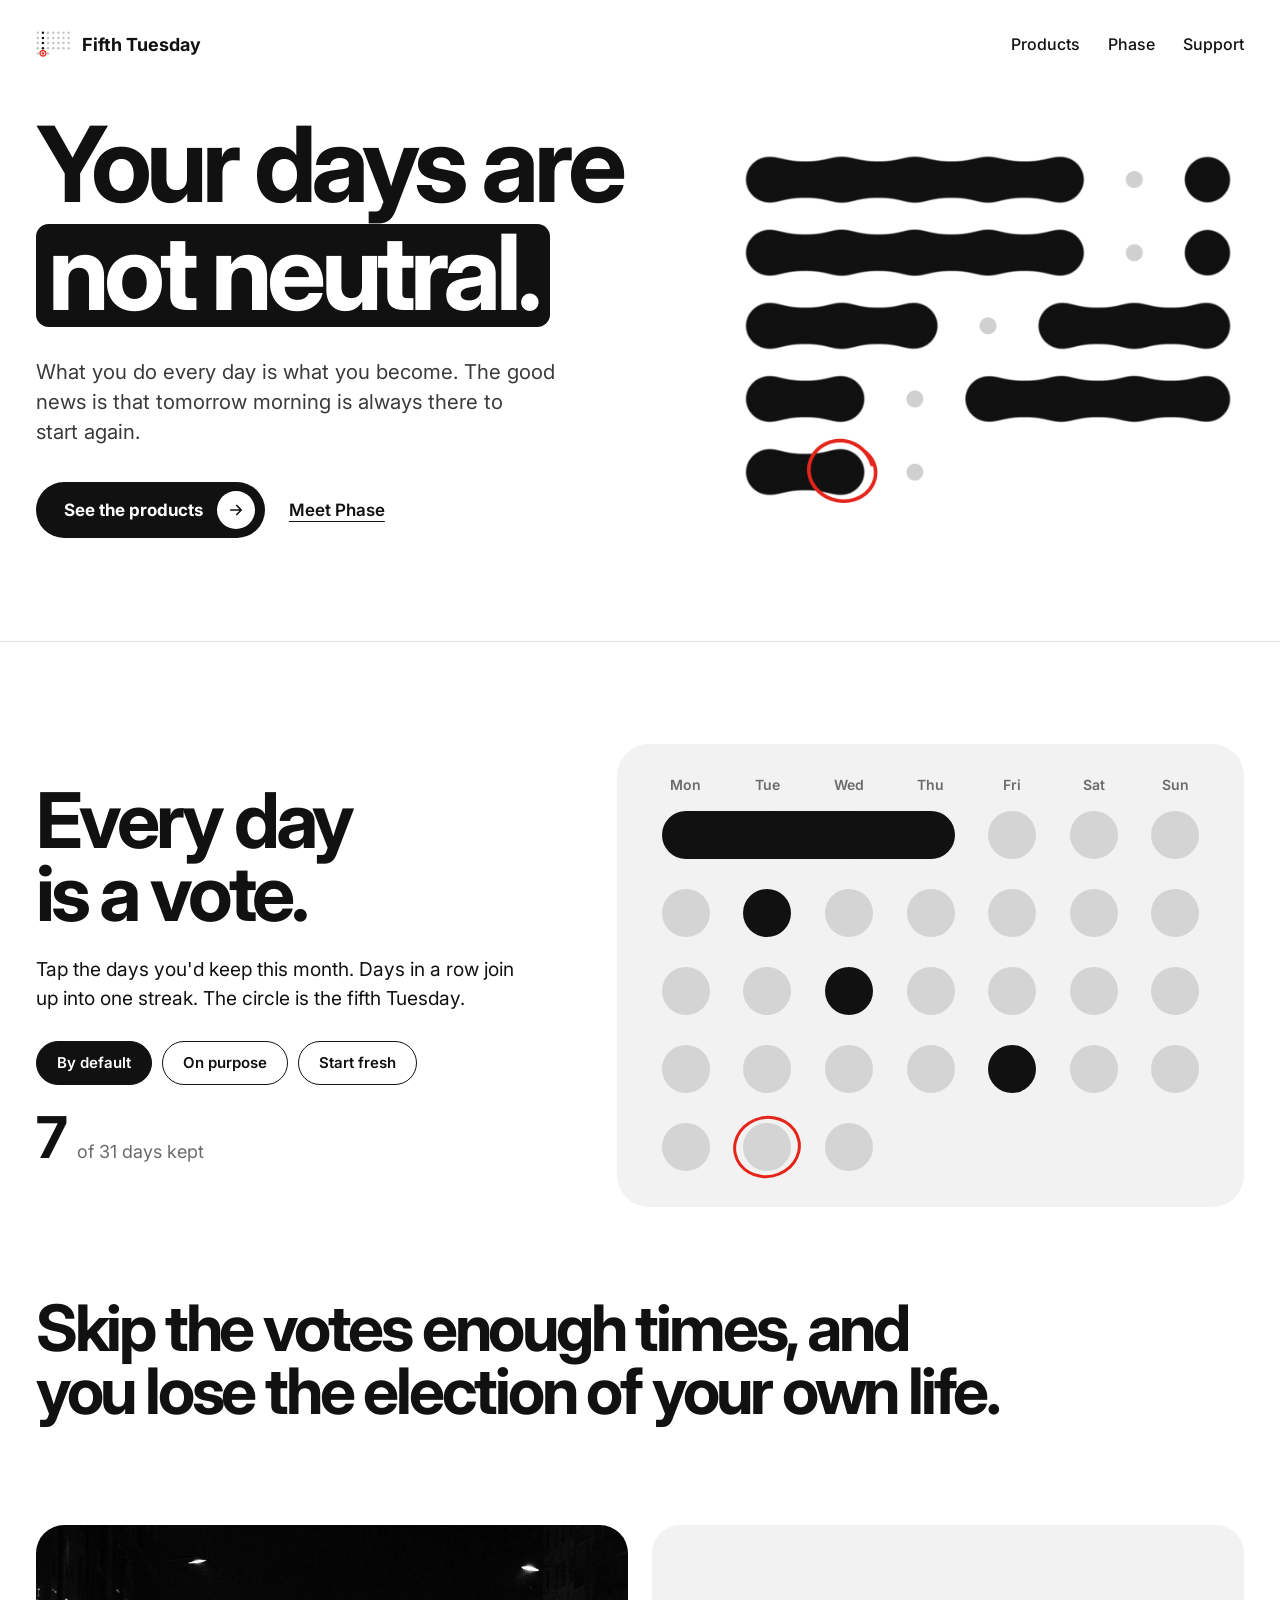
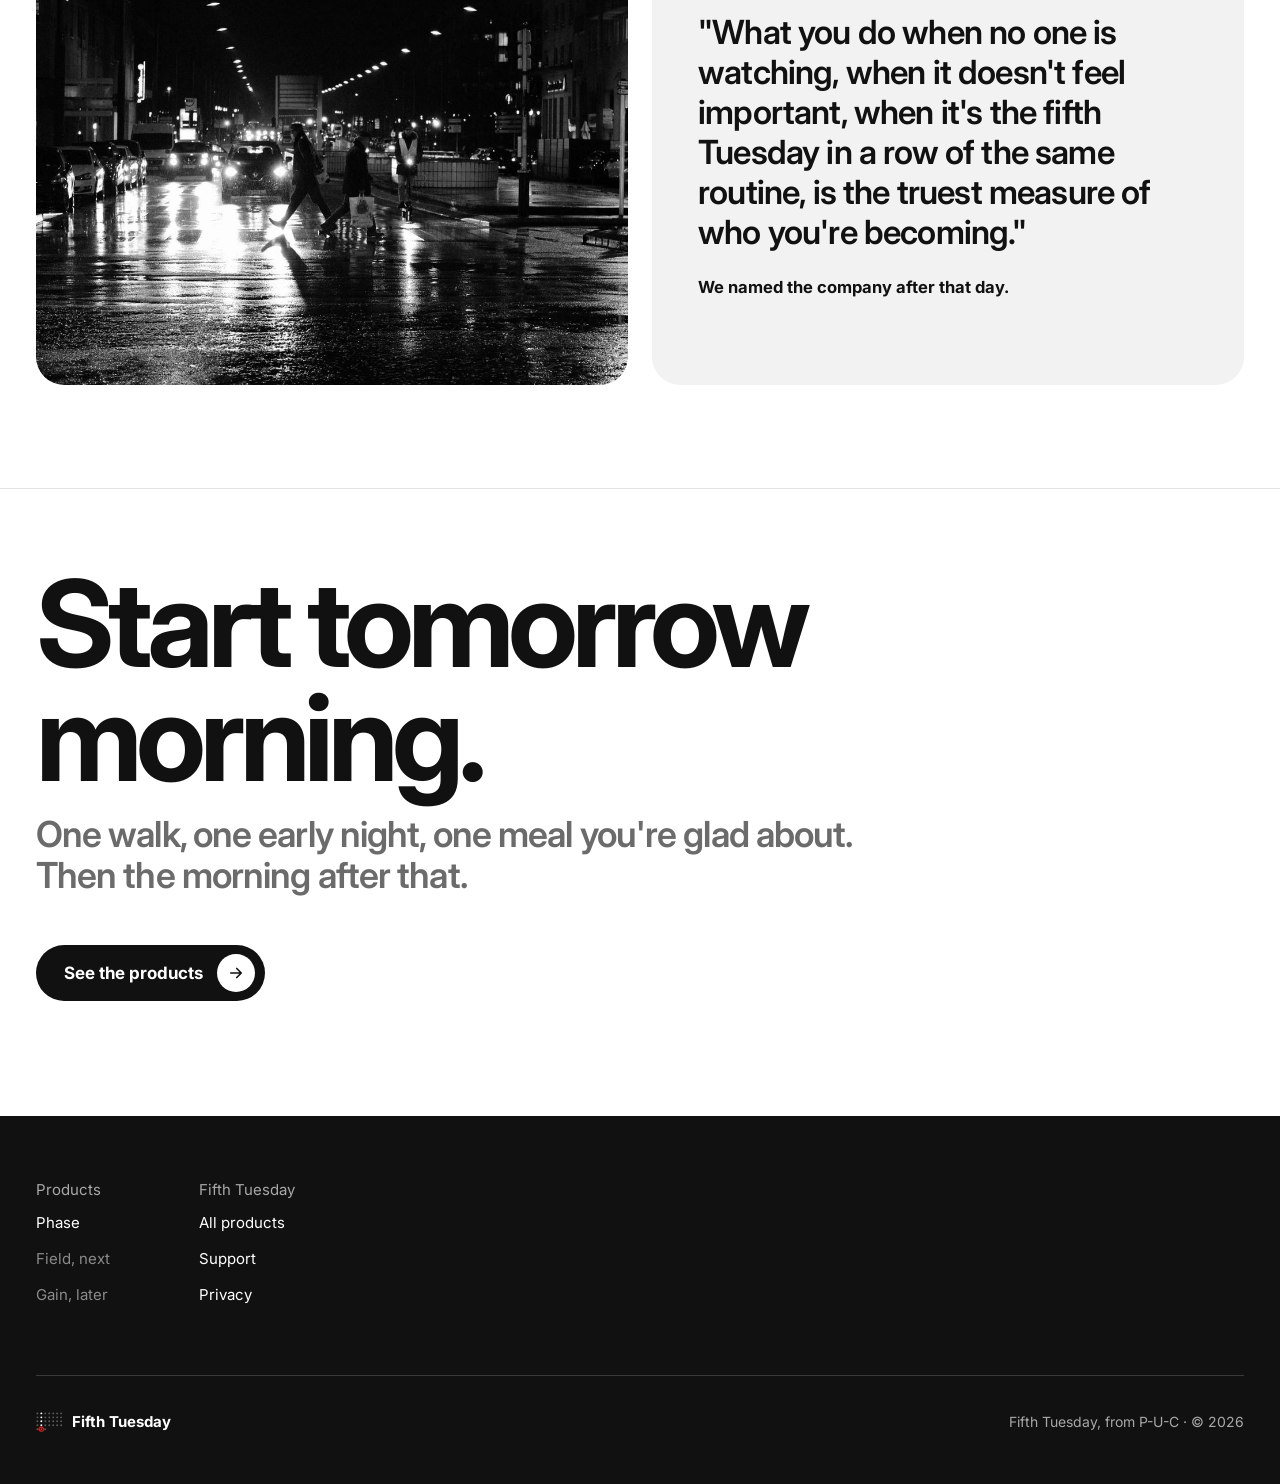
<file: index.html>
<!doctype html>
<html lang="en">
<head>
<meta charset="utf-8">
<meta name="viewport" content="width=device-width, initial-scale=1, viewport-fit=cover">
<title>Fifth Tuesday · Your days are not neutral</title>
<meta name="description" content="What you do every day is what you become. Fifth Tuesday makes small apps that show you what you really did: Phase for your body, Field for your head, Gain for your money.">
<meta name="theme-color" content="#FFFFFF">
<meta property="og:title" content="Fifth Tuesday">
<meta property="og:description" content="Your days are not neutral.">
<meta property="og:image" content="https://p-u-c.github.io/fifth-tuesday/home/og.png">
<meta name="twitter:card" content="summary_large_image">
<link rel="icon" href="favicon.png" type="image/png">
<link rel="apple-touch-icon" href="icons/phase.png">
<link rel="preconnect" href="https://fonts.googleapis.com">
<link rel="preconnect" href="https://fonts.gstatic.com" crossorigin>
<link rel="stylesheet" href="https://fonts.googleapis.com/css2?family=Inter:wght@400;500;600;700&display=swap">
<link rel="stylesheet" href="brand.css?v=2">
</head>
<body>
<header class="bar">
  <a class="logo" href="./"><svg viewBox="75 129 362 273" aria-hidden="true"><circle cx="94" cy="148" r="13" fill="#C4C4C4"></circle><circle cx="148" cy="148" r="13" fill="#111111"></circle><circle cx="202" cy="148" r="13" fill="#C4C4C4"></circle><circle cx="256" cy="148" r="13" fill="#C4C4C4"></circle><circle cx="310" cy="148" r="13" fill="#C4C4C4"></circle><circle cx="364" cy="148" r="13" fill="#C4C4C4"></circle><circle cx="418" cy="148" r="13" fill="#C4C4C4"></circle><circle cx="94" cy="202" r="13" fill="#C4C4C4"></circle><circle cx="148" cy="202" r="13" fill="#111111"></circle><circle cx="202" cy="202" r="13" fill="#C4C4C4"></circle><circle cx="256" cy="202" r="13" fill="#C4C4C4"></circle><circle cx="310" cy="202" r="13" fill="#C4C4C4"></circle><circle cx="364" cy="202" r="13" fill="#C4C4C4"></circle><circle cx="418" cy="202" r="13" fill="#C4C4C4"></circle><circle cx="94" cy="256" r="13" fill="#C4C4C4"></circle><circle cx="148" cy="256" r="13" fill="#111111"></circle><circle cx="202" cy="256" r="13" fill="#C4C4C4"></circle><circle cx="256" cy="256" r="13" fill="#C4C4C4"></circle><circle cx="310" cy="256" r="13" fill="#C4C4C4"></circle><circle cx="364" cy="256" r="13" fill="#C4C4C4"></circle><circle cx="418" cy="256" r="13" fill="#C4C4C4"></circle><circle cx="94" cy="310" r="13" fill="#C4C4C4"></circle><circle cx="148" cy="310" r="13" fill="#111111"></circle><circle cx="202" cy="310" r="13" fill="#C4C4C4"></circle><circle cx="256" cy="310" r="13" fill="#C4C4C4"></circle><circle cx="310" cy="310" r="13" fill="#C4C4C4"></circle><circle cx="364" cy="310" r="13" fill="#C4C4C4"></circle><circle cx="418" cy="310" r="13" fill="#C4C4C4"></circle><circle cx="94" cy="364" r="13" fill="#C4C4C4"></circle><circle cx="148" cy="364" r="13" fill="#E4251B"></circle><circle cx="202" cy="364" r="13" fill="#C4C4C4"></circle><path d="M169.8 345.0 Q171.8 346.8 173.6 348.7 Q175.2 350.8 176.6 353.1 Q177.7 355.6 178.6 358.1 Q179.1 360.8 179.4 363.5 Q179.3 366.3 178.9 369.1 Q178.2 371.8 177.2 374.4 Q175.9 377.0 174.3 379.4 Q172.4 381.6 170.3 383.6 Q168.0 385.4 165.6 387.0 Q163.0 388.3 160.3 389.4 Q157.6 390.2 154.8 390.8 Q152.0 391.2 149.2 391.3 Q146.4 391.1 143.7 390.8 Q141.1 390.2 138.5 389.5 Q136.1 388.5 133.7 387.4 Q131.5 386.2 129.3 384.7 Q127.3 383.1 125.5 381.4 Q123.7 379.5 122.2 377.4 Q120.8 375.3 119.7 372.9 Q118.7 370.5 118.0 368.0 Q117.5 365.3 117.3 362.7 Q117.4 359.9 117.8 357.2 Q118.5 354.5 119.5 351.8 Q120.8 349.2 122.4 346.8 Q124.3 344.5 126.4 342.4 Q128.8 340.5 131.3 338.8 Q134.0 337.4 136.8 336.3 Q139.8 335.5 142.7 335.0 Q145.7 334.7 148.7 334.8 Q151.6 335.1 154.5 335.7 Q157.2 336.5 159.8 337.6 Q162.2 338.9 164.5 340.3 Q166.7 341.9 168.6 343.7 Q170.4 345.6 172.0 347.7 Q173.4 349.8 174.6 352.1 Q175.6 354.4 176.5 356.8" fill="none" stroke="#E4251B" stroke-width="14" stroke-linecap="round" stroke-linejoin="round"></path></svg>Fifth Tuesday</a>
  <nav aria-label="Main"><ul><li><a href="products/">Products</a></li><li><a href="phase/">Phase</a></li><li class="wide"><a href="support/">Support</a></li></ul></nav>
</header>

<main>
  <section class="hero">
    <div class="text">
      <h1>Your days are <span>not neutral.</span></h1>
      <p>What you do every day is what you become. The good news is that tomorrow morning is always there to start again.</p>
      <div class="actions">
        <a class="pill" href="products/">See the products <i><svg viewBox="0 0 24 24" fill="none" stroke="currentColor" stroke-width="2.2" stroke-linecap="round" stroke-linejoin="round" aria-hidden="true"><path d="M5 12h14M13 6l6 6-6 6"/></svg></i></a>
        <a class="quiet" href="phase/">Meet Phase</a>
      </div>
    </div>
    <img class="month-art" src="home/month.png" width="1200" height="858" alt="A month of days: kept days in a row join into black streaks, and the fifth Tuesday is circled in red">
  </section>

  <section class="vote" aria-labelledby="vote-title">
    <div class="row">
      <div class="intro">
        <h2 id="vote-title">Every day is a vote.</h2>
        <p>Tap the days you'd keep this month. Days in a row join up into one streak. The circle is the fifth Tuesday.</p>
        <div class="presets" role="group" aria-label="Try a month">
          <button type="button" data-preset="default">By default</button>
          <button type="button" data-preset="purpose">On purpose</button>
          <button type="button" data-preset="clear">Start fresh</button>
        </div>
        <p class="count" aria-live="polite"><b id="kept">7</b><span>of 31 days kept</span></p>
      </div>
      <div class="month">
        <div class="head" aria-hidden="true"><span>Mon</span><span>Tue</span><span>Wed</span><span>Thu</span><span>Fri</span><span>Sat</span><span>Sun</span></div>
        <div class="days" id="days" role="group" aria-label="A month, Monday first. Tap a day to keep it."></div>
      </div>
    </div>
    <p class="line">Skip the votes enough times, and you lose the election of your own life.</p>
  </section>

  <section class="quote">
    <img src="home/crossing.jpg" width="1600" height="800" alt="People crossing a wet city street at night" loading="lazy">
    <blockquote>
      <p>"What you do when no one is watching, when it doesn't feel important, when it's the fifth Tuesday in a row of the same routine, is the truest measure of who you're becoming."</p>
      <footer>We named the company after that day.</footer>
    </blockquote>
  </section>

  <section class="close">
    <h2>Start tomorrow morning.</h2>
    <p>One walk, one early night, one meal you're glad about. Then the morning after that.</p>
    <div class="actions">
      <a class="pill" href="products/">See the products <i><svg viewBox="0 0 24 24" fill="none" stroke="currentColor" stroke-width="2.2" stroke-linecap="round" stroke-linejoin="round" aria-hidden="true"><path d="M5 12h14M13 6l6 6-6 6"/></svg></i></a>
    </div>
  </section>
</main>

<footer class="site">
  <div class="cols">
    <div><span>Products</span><a href="phase/">Phase</a><em>Field, next</em><em>Gain, later</em></div>
    <div><span>Fifth Tuesday</span><a href="products/">All products</a><a href="support/">Support</a><a href="privacy/">Privacy</a></div>
  </div>
  <div class="base">
    <a class="logo" href="./"><svg viewBox="75 129 362 273" aria-hidden="true"><circle cx="94" cy="148" r="13" fill="#5A5A5A"></circle><circle cx="148" cy="148" r="13" fill="#FFFFFF"></circle><circle cx="202" cy="148" r="13" fill="#5A5A5A"></circle><circle cx="256" cy="148" r="13" fill="#5A5A5A"></circle><circle cx="310" cy="148" r="13" fill="#5A5A5A"></circle><circle cx="364" cy="148" r="13" fill="#5A5A5A"></circle><circle cx="418" cy="148" r="13" fill="#5A5A5A"></circle><circle cx="94" cy="202" r="13" fill="#5A5A5A"></circle><circle cx="148" cy="202" r="13" fill="#FFFFFF"></circle><circle cx="202" cy="202" r="13" fill="#5A5A5A"></circle><circle cx="256" cy="202" r="13" fill="#5A5A5A"></circle><circle cx="310" cy="202" r="13" fill="#5A5A5A"></circle><circle cx="364" cy="202" r="13" fill="#5A5A5A"></circle><circle cx="418" cy="202" r="13" fill="#5A5A5A"></circle><circle cx="94" cy="256" r="13" fill="#5A5A5A"></circle><circle cx="148" cy="256" r="13" fill="#FFFFFF"></circle><circle cx="202" cy="256" r="13" fill="#5A5A5A"></circle><circle cx="256" cy="256" r="13" fill="#5A5A5A"></circle><circle cx="310" cy="256" r="13" fill="#5A5A5A"></circle><circle cx="364" cy="256" r="13" fill="#5A5A5A"></circle><circle cx="418" cy="256" r="13" fill="#5A5A5A"></circle><circle cx="94" cy="310" r="13" fill="#5A5A5A"></circle><circle cx="148" cy="310" r="13" fill="#FFFFFF"></circle><circle cx="202" cy="310" r="13" fill="#5A5A5A"></circle><circle cx="256" cy="310" r="13" fill="#5A5A5A"></circle><circle cx="310" cy="310" r="13" fill="#5A5A5A"></circle><circle cx="364" cy="310" r="13" fill="#5A5A5A"></circle><circle cx="418" cy="310" r="13" fill="#5A5A5A"></circle><circle cx="94" cy="364" r="13" fill="#5A5A5A"></circle><circle cx="148" cy="364" r="13" fill="#E4251B"></circle><circle cx="202" cy="364" r="13" fill="#5A5A5A"></circle><path d="M169.8 345.0 Q171.8 346.8 173.6 348.7 Q175.2 350.8 176.6 353.1 Q177.7 355.6 178.6 358.1 Q179.1 360.8 179.4 363.5 Q179.3 366.3 178.9 369.1 Q178.2 371.8 177.2 374.4 Q175.9 377.0 174.3 379.4 Q172.4 381.6 170.3 383.6 Q168.0 385.4 165.6 387.0 Q163.0 388.3 160.3 389.4 Q157.6 390.2 154.8 390.8 Q152.0 391.2 149.2 391.3 Q146.4 391.1 143.7 390.8 Q141.1 390.2 138.5 389.5 Q136.1 388.5 133.7 387.4 Q131.5 386.2 129.3 384.7 Q127.3 383.1 125.5 381.4 Q123.7 379.5 122.2 377.4 Q120.8 375.3 119.7 372.9 Q118.7 370.5 118.0 368.0 Q117.5 365.3 117.3 362.7 Q117.4 359.9 117.8 357.2 Q118.5 354.5 119.5 351.8 Q120.8 349.2 122.4 346.8 Q124.3 344.5 126.4 342.4 Q128.8 340.5 131.3 338.8 Q134.0 337.4 136.8 336.3 Q139.8 335.5 142.7 335.0 Q145.7 334.7 148.7 334.8 Q151.6 335.1 154.5 335.7 Q157.2 336.5 159.8 337.6 Q162.2 338.9 164.5 340.3 Q166.7 341.9 168.6 343.7 Q170.4 345.6 172.0 347.7 Q173.4 349.8 174.6 352.1 Q175.6 354.4 176.5 356.8" fill="none" stroke="#E4251B" stroke-width="16" stroke-linecap="round" stroke-linejoin="round"></path></svg>Fifth Tuesday</a>
    <span>Fifth Tuesday, from P-U-C · © 2026</span>
  </div>
</footer>

<script>
// Every day is a vote: tap the days you'd keep. Kept days next to each other in a week join into one streak.
// The month starts on a Monday, so its Tuesdays are the 2nd, 9th, 16th, 23rd and 30th; the 30th is the fifth, and gets the ring.
(() => {
  const PRESETS = {
    default: [1, 2, 3, 4, 9, 17, 26],
    purpose: [1, 2, 3, 4, 5, 7, 8, 9, 10, 11, 12, 14, 15, 16, 17, 19, 20, 21, 22, 23, 25, 26, 27, 28, 29, 30],
    clear: []
  };
  const grid = document.getElementById('days'), count = document.getElementById('kept');
  const presetButtons = [...document.querySelectorAll('[data-preset]')];
  let kept = new Set(PRESETS.default);
  const cells = [];
  for (let n = 1; n <= 31; n++) {
    const cell = document.createElement('div');
    cell.className = 'day';
    const join = document.createElement('i');
    join.className = 'join';
    cell.append(join);
    if (n === 30) { const ring = document.createElement('i'); ring.className = 'ring'; cell.append(ring); }
    const b = document.createElement('button');
    b.type = 'button';
    b.setAttribute('aria-label', n === 30 ? 'Day 30, the fifth Tuesday' : 'Day ' + n);
    b.addEventListener('click', () => { kept.has(n) ? kept.delete(n) : kept.add(n); draw(); });
    cell.append(b);
    grid.append(cell);
    cells.push({ n, join, b });
  }
  const same = (a, b) => a.length === b.size && a.every(x => b.has(x));
  function draw() {
    for (const { n, join, b } of cells) {
      const on = kept.has(n);
      b.setAttribute('aria-pressed', String(on));
      join.hidden = !(on && (n - 1) % 7 < 6 && kept.has(n + 1));
    }
    count.textContent = kept.size;
    for (const p of presetButtons) p.setAttribute('aria-pressed', String(same(PRESETS[p.dataset.preset], kept)));
  }
  for (const p of presetButtons) p.addEventListener('click', () => { kept = new Set(PRESETS[p.dataset.preset]); draw(); });
  draw();
})();
</script>
</body>
</html>
</file>
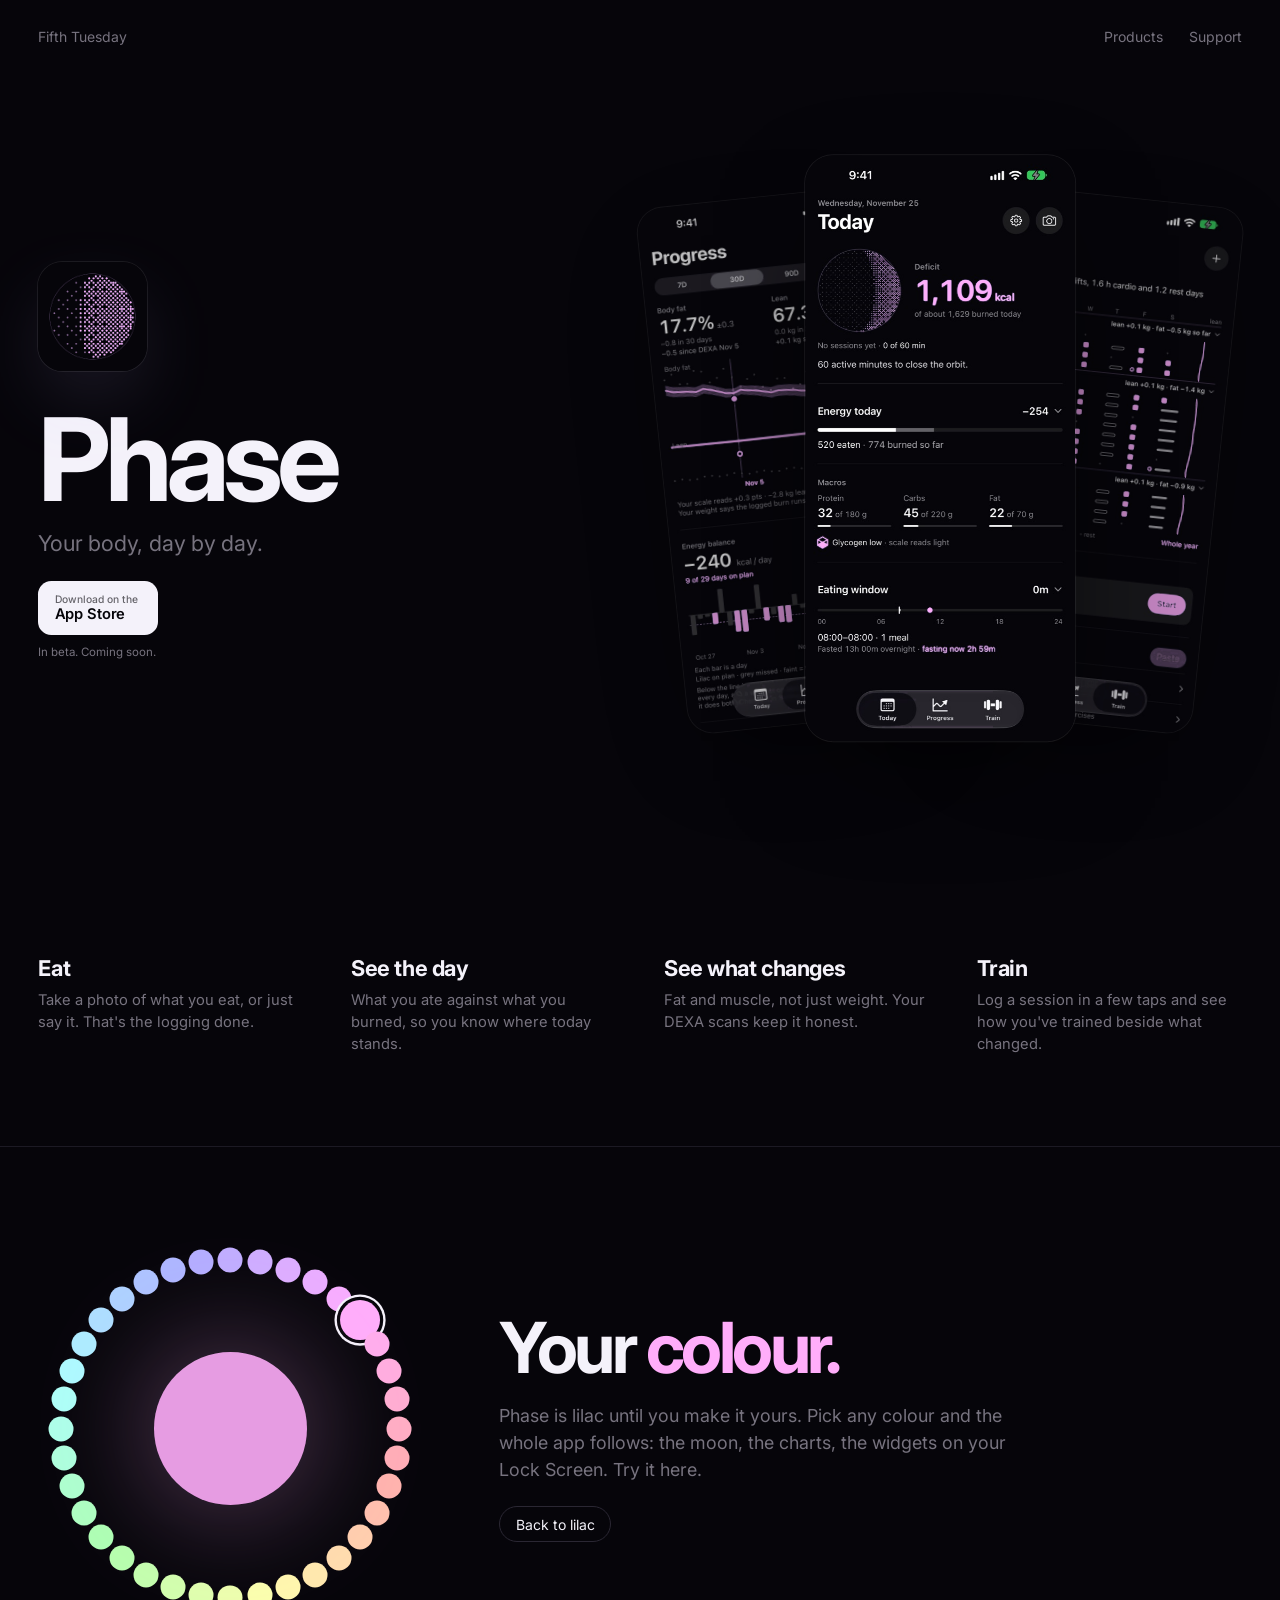
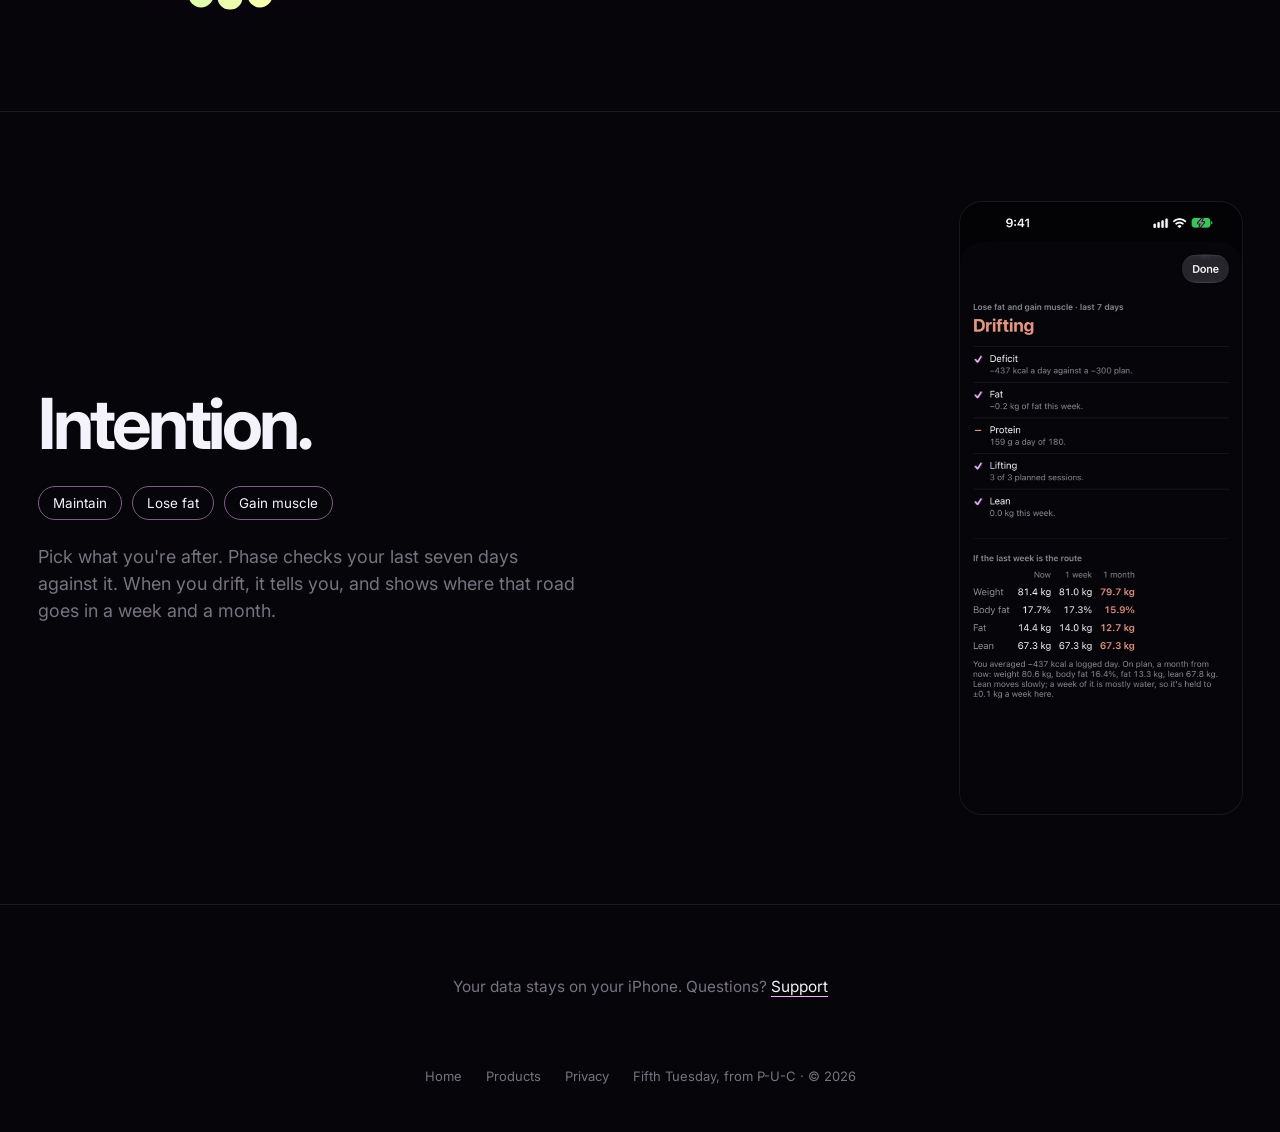
<file: phase/index.html>
<!doctype html>
<html lang="en">
<head>
<meta charset="utf-8">
<meta name="viewport" content="width=device-width, initial-scale=1, viewport-fit=cover">
<title>Phase — your body, day by day</title>
<meta name="description" content="Phase is an iPhone app for your body. Take a photo of what you eat, see the day, see what's changing, and stay on course.">
<meta name="theme-color" content="#06050A">
<meta property="og:title" content="Phase">
<meta property="og:image" content="../icons/phase.png">
<link rel="icon" href="../favicon.png" type="image/png">
<link rel="apple-touch-icon" href="../icons/phase.png">
<link rel="preconnect" href="https://fonts.googleapis.com">
<link rel="preconnect" href="https://fonts.gstatic.com" crossorigin>
<link rel="stylesheet" href="https://fonts.googleapis.com/css2?family=Inter:wght@400;500;600;700&display=swap">
<link rel="stylesheet" href="../style.css?v=22">
</head>
<body>
<nav class="top"><a class="home" href="../">Fifth Tuesday</a><span class="top-links"><a href="../products/">Products</a><a href="../support/">Support</a></span></nav>
<main>
  <section class="lead wrap">
    <div class="lead-text">
      <span class="tint lead-icon"><img src="../icons/phase.png" alt=""><i style="-webkit-mask-image:url(masks/icon.png);mask-image:url(masks/icon.png)"></i></span>
      <h1>Phase</h1>
      <p>Your body, day by day.</p>
      <a class="store" href="#" aria-disabled="true" onclick="return false">
        <span><small>Download on the</small>App Store</span>
      </a>
      <span class="soon">In beta. Coming soon.</span>
    </div>
    <div class="fan" aria-label="Screens from Phase">
      <span class="tint"><img src="shots/2-progress.jpg" alt="Progress: body fat and lean, day by day"><i style="-webkit-mask-image:url(masks/2-progress.png);mask-image:url(masks/2-progress.png)"></i></span>
      <span class="tint"><img src="shots/1-today.jpg" alt="Today: what you've eaten against what you'll burn"><i style="-webkit-mask-image:url(masks/1-today.png);mask-image:url(masks/1-today.png)"></i></span>
      <span class="tint"><img src="shots/4-train.jpg" alt="Train: how you've trained, week by week"><i style="-webkit-mask-image:url(masks/4-train.png);mask-image:url(masks/4-train.png)"></i></span>
    </div>
  </section>

  <section class="wrap only-small">
    <div class="shots" aria-label="Screens from Phase">
      <span class="tint"><img src="shots/1-today.jpg" alt="" loading="lazy"><i style="-webkit-mask-image:url(masks/1-today.png);mask-image:url(masks/1-today.png)"></i></span>
      <span class="tint"><img src="shots/2-progress.jpg" alt="" loading="lazy"><i style="-webkit-mask-image:url(masks/2-progress.png);mask-image:url(masks/2-progress.png)"></i></span>
      <span class="tint"><img src="shots/3-bodymap.jpg" alt="" loading="lazy"><i style="-webkit-mask-image:url(masks/3-bodymap.png);mask-image:url(masks/3-bodymap.png)"></i></span>
      <span class="tint"><img src="shots/4-train.jpg" alt="" loading="lazy"><i style="-webkit-mask-image:url(masks/4-train.png);mask-image:url(masks/4-train.png)"></i></span>
    </div>
  </section>

  <section class="points wrap">
    <div><h2>Eat</h2><p>Take a photo of what you eat, or just say it. That's the logging done.</p></div>
    <div><h2>See the day</h2><p>What you ate against what you burned, so you know where today stands.</p></div>
    <div><h2>See what changes</h2><p>Fat and muscle, not just weight. Your DEXA scans keep it honest.</p></div>
    <div><h2>Train</h2><p>Log a session in a few taps and see how you've trained beside what changed.</p></div>
  </section>

  <section class="colour wrap">
    <div class="wheel" id="wheel" role="radiogroup" aria-label="Pick a colour"></div>
    <div>
      <h2>Your <em>colour.</em></h2>
      <p>Phase is lilac until you make it yours. Pick any colour and the whole app follows: the moon, the charts, the widgets on your Lock Screen. Try it here.</p>
      <button class="reset" id="reset" type="button">Back to lilac</button>
    </div>
  </section>

  <section class="intent wrap">
    <div>
      <h2>Intention.</h2>
      <div class="goals"><span>Maintain</span><span>Lose fat</span><span>Gain muscle</span></div>
      <p>Pick what you're after. Phase checks your last seven days against it. When you drift, it tells you, and shows where that road goes in a week and a month.</p>
    </div>
    <span class="tint"><img src="shots/5-course.jpg" alt="Drifting: the last seven days against lose fat and gain muscle" loading="lazy"><i style="-webkit-mask-image:url(masks/5-course.png);mask-image:url(masks/5-course.png)"></i></span>
  </section>

  <section class="help wrap">
    Your data stays on your iPhone. Questions? <a href="../support/">Support</a>
  </section>
</main>
<footer class="foot"><a href="../">Home</a><a href="../products/">Products</a><a href="../privacy/">Privacy</a><span>Fifth Tuesday, from P-U-C · © 2026</span></footer>
<script src="../colour.js?v=1"></script>
</body>
</html>
</file>
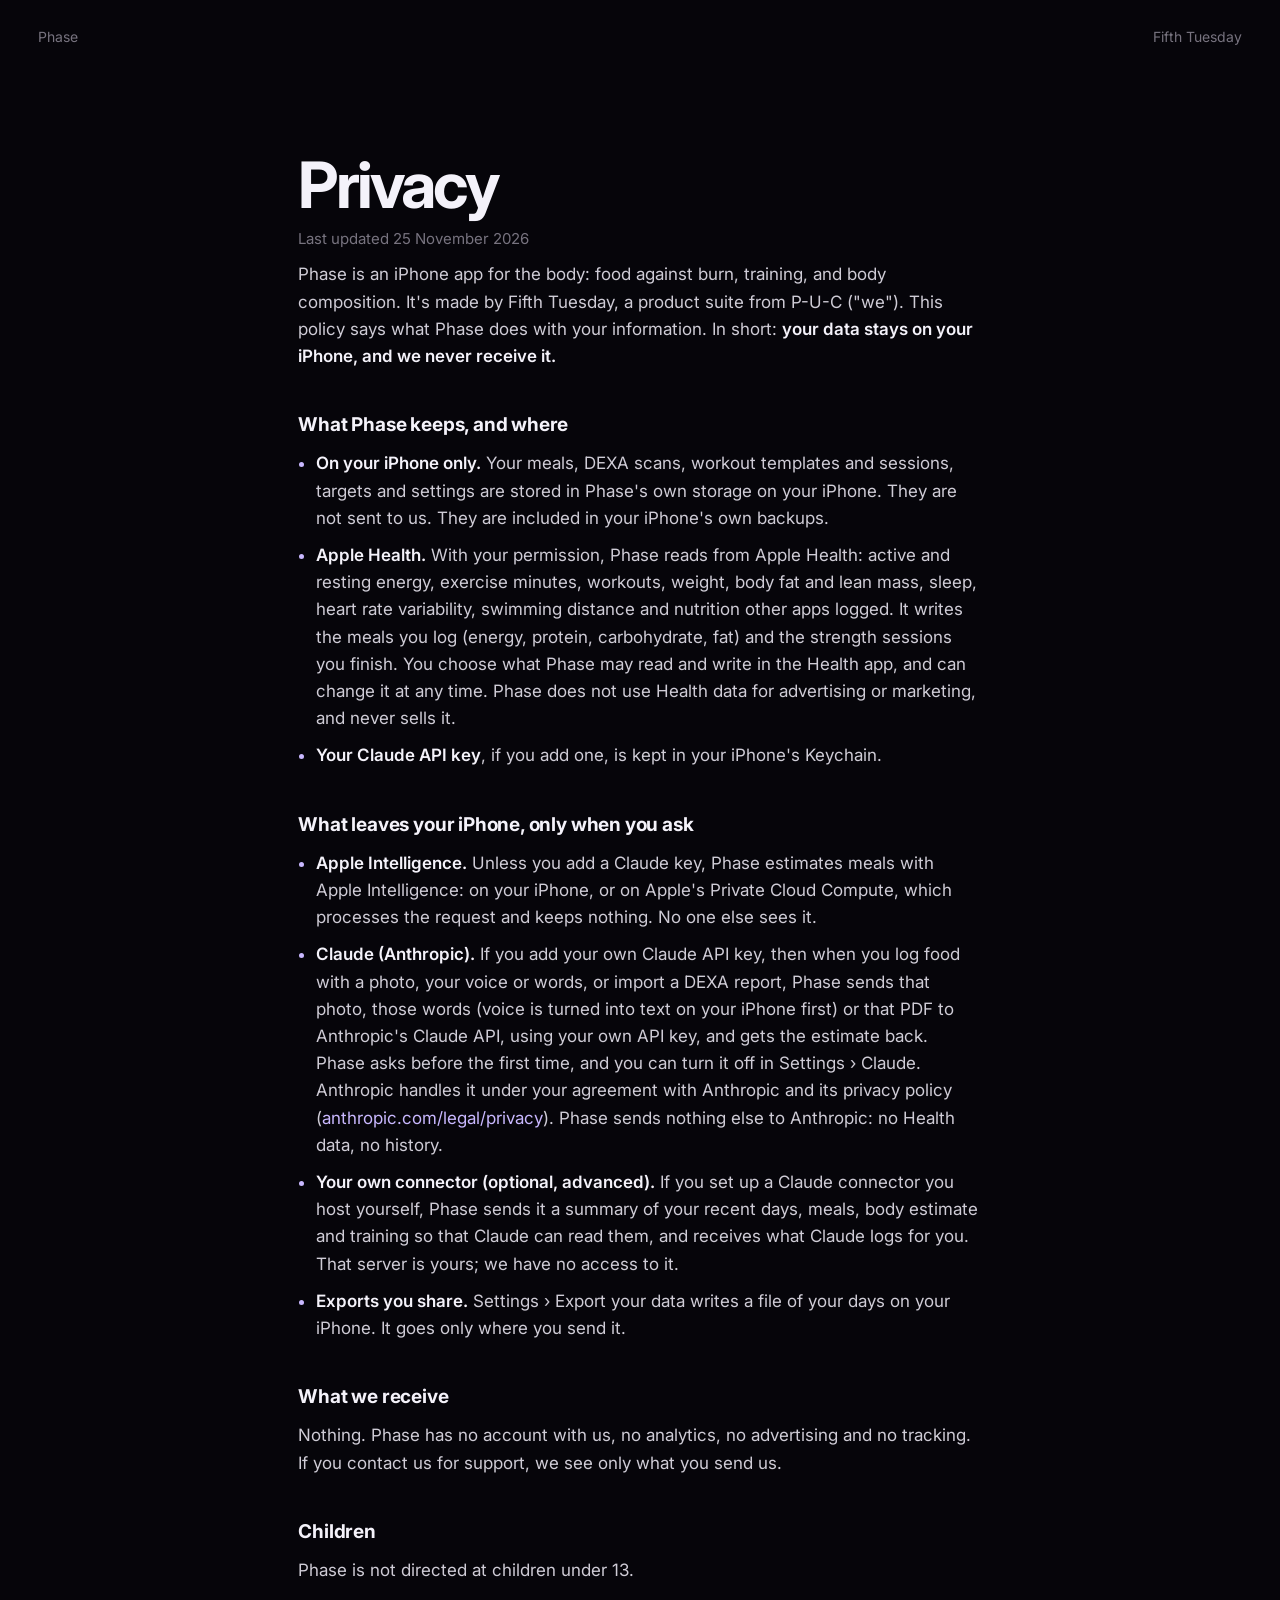
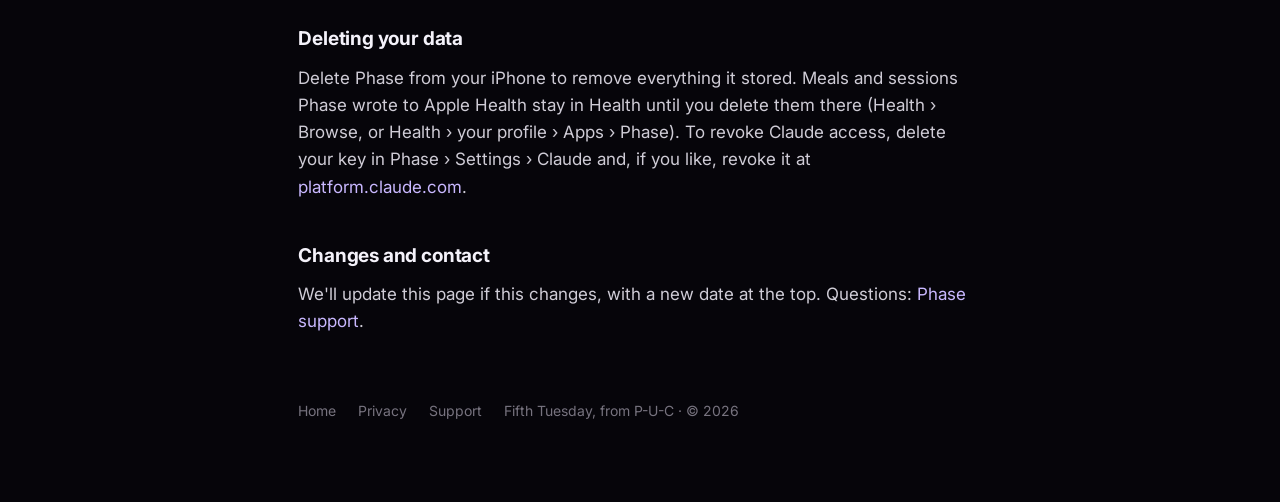
<file: privacy/index.html>
<!doctype html>
<html lang="en">
<head>
<meta charset="utf-8">
<meta name="viewport" content="width=device-width, initial-scale=1, viewport-fit=cover">
<title>Privacy — Phase</title>
<meta name="theme-color" content="#06050A">
<link rel="icon" href="../favicon.png" type="image/png">
<link rel="apple-touch-icon" href="../icons/phase.png">
<link rel="preconnect" href="https://fonts.googleapis.com">
<link rel="preconnect" href="https://fonts.gstatic.com" crossorigin>
<link rel="stylesheet" href="https://fonts.googleapis.com/css2?family=Inter:wght@400;600;700&display=swap">
<link rel="stylesheet" href="../style.css?v=22">
</head>
<body>
<nav class="top"><a class="home" href="../phase/">Phase</a><a href="../">Fifth Tuesday</a></nav>
<main class="doc">
  <h1>Privacy</h1>
  <p class="date">Last updated 25 November 2026</p>
  <p>Phase is an iPhone app for the body: food against burn, training, and body composition. It's made by Fifth Tuesday, a product suite from P-U-C ("we"). This policy says what Phase does with your information. In short: <strong>your data stays on your iPhone, and we never receive it.</strong></p>
  <h2>What Phase keeps, and where</h2>
  <ul>
    <li><strong>On your iPhone only.</strong> Your meals, DEXA scans, workout templates and sessions, targets and settings are stored in Phase's own storage on your iPhone. They are not sent to us. They are included in your iPhone's own backups.
    <li><strong>Apple Health.</strong> With your permission, Phase reads from Apple Health: active and resting energy, exercise minutes, workouts, weight, body fat and lean mass, sleep, heart rate variability, swimming distance and nutrition other apps logged. It writes the meals you log (energy, protein, carbohydrate, fat) and the strength sessions you finish. You choose what Phase may read and write in the Health app, and can change it at any time. Phase does not use Health data for advertising or marketing, and never sells it.
    <li><strong>Your Claude API key</strong>, if you add one, is kept in your iPhone's Keychain.
  </ul>
  <h2>What leaves your iPhone, only when you ask</h2>
  <ul>
    <li><strong>Apple Intelligence.</strong> Unless you add a Claude key, Phase estimates meals with Apple Intelligence: on your iPhone, or on Apple's Private Cloud Compute, which processes the request and keeps nothing. No one else sees it.
  </ul>

  <ul>
    <li><strong>Claude (Anthropic).</strong> If you add your own Claude API key, then when you log food with a photo, your voice or words, or import a DEXA report, Phase sends that photo, those words (voice is turned into text on your iPhone first) or that PDF to Anthropic's Claude API, using your own API key, and gets the estimate back. Phase asks before the first time, and you can turn it off in Settings › Claude. Anthropic handles it under your agreement with Anthropic and its privacy policy (<a href="https://www.anthropic.com/legal/privacy">anthropic.com/legal/privacy</a>). Phase sends nothing else to Anthropic: no Health data, no history.
    <li><strong>Your own connector (optional, advanced).</strong> If you set up a Claude connector you host yourself, Phase sends it a summary of your recent days, meals, body estimate and training so that Claude can read them, and receives what Claude logs for you. That server is yours; we have no access to it.
    <li><strong>Exports you share.</strong> Settings › Export your data writes a file of your days on your iPhone. It goes only where you send it.
  </ul>
  <h2>What we receive</h2>
  <p>Nothing. Phase has no account with us, no analytics, no advertising and no tracking. If you contact us for support, we see only what you send us.</p>
  <h2>Children</h2>
  <p>Phase is not directed at children under 13.</p>
  <h2>Deleting your data</h2>
  <p>Delete Phase from your iPhone to remove everything it stored. Meals and sessions Phase wrote to Apple Health stay in Health until you delete them there (Health › Browse, or Health › your profile › Apps › Phase). To revoke Claude access, delete your key in Phase › Settings › Claude and, if you like, revoke it at <a href="https://platform.claude.com">platform.claude.com</a>.</p>
  <h2>Changes and contact</h2>
  <p>We'll update this page if this changes, with a new date at the top. Questions: <a href="../support/">Phase support</a>.</p>
  <footer><a href="../">Home</a><a href="../privacy/">Privacy</a><a href="../support/">Support</a><span>Fifth Tuesday, from P-U-C · © 2026</span></footer>
</main>
</body>
</html>
</file>
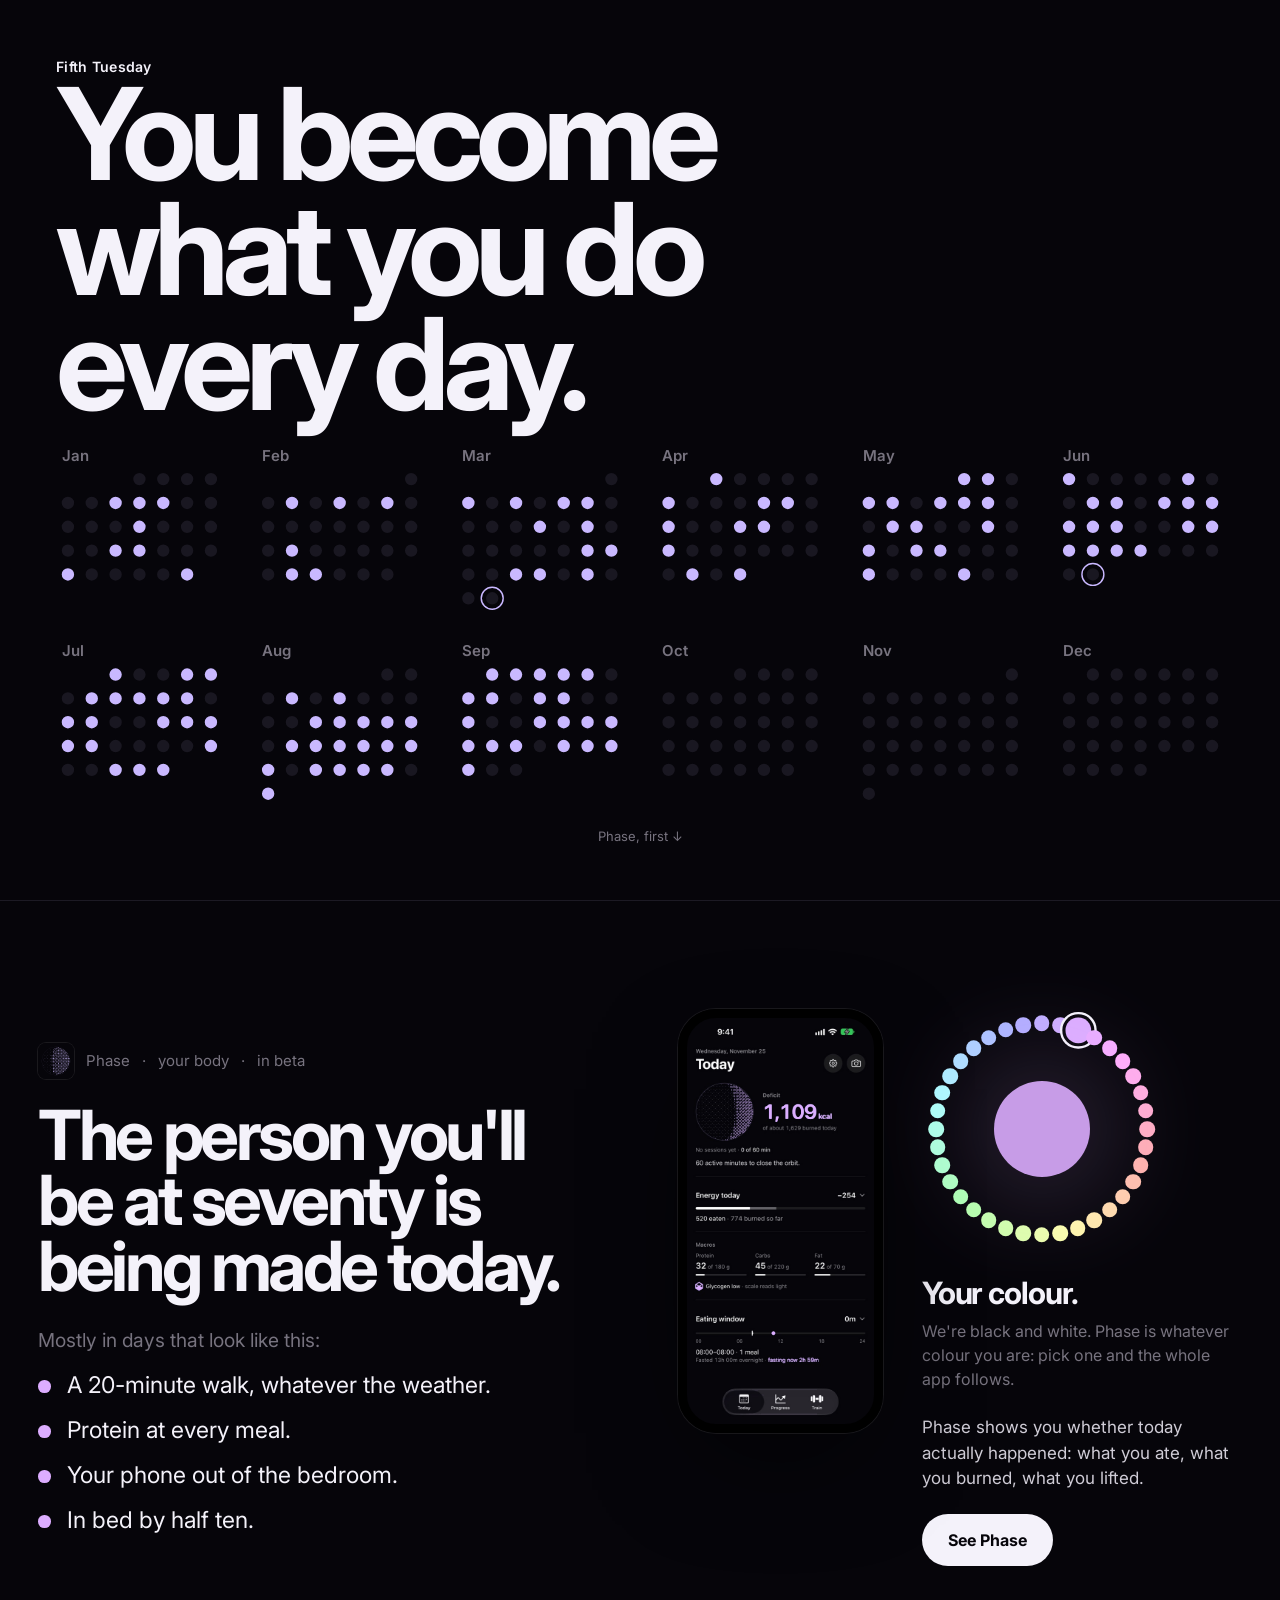
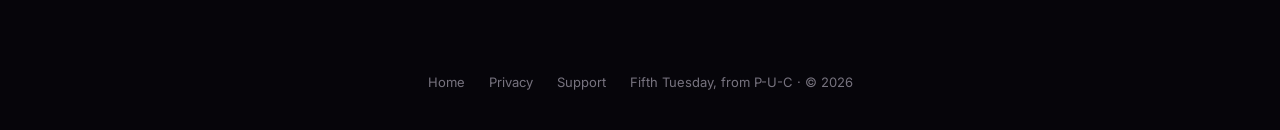
<file: products/index.html>
<!doctype html>
<html lang="en">
<head>
<meta charset="utf-8">
<meta name="viewport" content="width=device-width, initial-scale=1, viewport-fit=cover">
<title>Products · Fifth Tuesday</title>
<meta name="description" content="Fifth Tuesday. You become what you do every day. Phase, Field and Gain: your body, your head, your money.">
<meta name="theme-color" content="#06050A">
<meta property="og:title" content="Fifth Tuesday · Products">
<meta property="og:description" content="You become what you do every day.">
<meta property="og:image" content="https://p-u-c.github.io/fifth-tuesday/icons/phase.png">
<link rel="icon" href="../favicon.png" type="image/png">
<link rel="apple-touch-icon" href="../icons/phase.png">
<link rel="preconnect" href="https://fonts.googleapis.com">
<link rel="preconnect" href="https://fonts.gstatic.com" crossorigin>
<link rel="stylesheet" href="https://fonts.googleapis.com/css2?family=Inter:wght@400;600;700&display=swap">
<link rel="stylesheet" href="../style.css?v=22">
</head>
<body>
<main>
<div class="poster">
  <header class="title"><a class="mark" href="../" style="color:inherit">Fifth Tuesday</a><h1>You become<br>what you do<br>every day.</h1></header>
  <div class="field">
    <canvas id="days" aria-hidden="true"></canvas>
  <section class="apps" id="apps" aria-label="The apps">
      <a class="app" href="../phase/"><img src="../icons/phase.png" alt=""><span>Phase</span><small>body<i> · </i><b>in beta</b></small></a>
      <div class="app later"><img src="../icons/field.png" alt=""><span>Field</span><small>mind<i> · </i><b>next</b></small></div>
      <div class="app later"><img src="../icons/gain.png" alt=""><span>Gain</span><small>money<i> · </i><b>later</b></small></div>
    </section>
  </div>
  <p class="links"><a href="#phase">Phase, first <span aria-hidden="true">↓</span></a></p>
</div>

<section class="seventy wrap" id="phase" aria-labelledby="seventy-title">
  <div class="seventy-text">
    <a class="kicker" href="../phase/"><img src="../icons/phase.png" alt="">Phase<i> · </i>your body<i> · </i>in beta</a>
    <h2 id="seventy-title">The person you'll be at seventy is being made today.</h2>
    <p>Mostly in days that look like this:</p>
    <ul class="habits">
      <li>A 20-minute walk, whatever the weather.</li>
      <li>Protein at every meal.</li>
      <li>Your phone out of the bedroom.</li>
      <li>In bed by half ten.</li>
    </ul>
  </div>
  <div class="seventy-app">
    <span class="tint phone"><img src="../phase/shots/1-today.jpg" width="506" height="1100" alt="Phase on iPhone: the Today screen, with the moon showing food in against energy burned"><i style="-webkit-mask-image:url(../phase/masks/1-today.png);mask-image:url(../phase/masks/1-today.png)"></i></span>
    <div class="seventy-side">
      <div class="wheel" id="wheel" role="radiogroup" aria-label="Pick a colour for Phase"></div>
      <h3>Your colour.</h3>
      <p>We're black and white. Phase is whatever colour you are: pick one and the whole app follows.</p>
    </div>
    <div class="seventy-more">
      <p class="what">Phase shows you whether today actually happened: what you ate, what you burned, what you lifted.</p>
      <a class="see" href="../phase/">See Phase</a>
    </div>
  </div>
</section>
</main>

<footer class="links page-end"><a href="../">Home</a><a href="../privacy/">Privacy</a><a href="../support/">Support</a><span>Fifth Tuesday, from P-U-C · © 2026</span></footer>

<script>
// A year of days, laid out as a calendar: the last twelve months, a block per month, Monday first.
// The days fill in date by date, more of them kept as the year goes on; fifth Tuesdays get a ring.
// Then they gather into the three apps: each dot drifts into its third of the field and fades as that app's icon comes up.
(() => {
  const c = document.getElementById('days'), g = c.getContext('2d'), apps = document.getElementById('apps');
  const still = matchMedia('(prefers-reduced-motion: reduce)').matches;
  let dots = [], labels = [], days = 0, cell = 0, dpr = 1, t0 = 0, done = false;
  const FILL_PER_DAY = 4.5, HOLD = 700, GATHER = 1400;
  const GAP_X = 1.4, GAP_Y = 1.2;          // space between month blocks, in cells
  // The twelve months ending with this one; days after today stay unlived.
  const today = new Date(); today.setHours(0, 0, 0, 0);
  const months = [];
  for (let i = 11; i >= 0; i--) months.push(new Date(today.getFullYear(), today.getMonth() - i, 1));
  function layout() {
    dpr = Math.min(devicePixelRatio || 1, 2);
    const w = c.clientWidth, h = c.clientHeight;
    c.width = w * dpr; c.height = h * dpr;
    // Pick the arrangement of month blocks (12 across, 6 x 2, 4 x 3 ...) that gives the biggest days.
    // A block is 7 days wide and a label plus six weeks tall.
    let best = null;
    for (const mc of [12, 6, 4, 3, 2, 1]) {
      const mr = 12 / mc, wc = mc * 7 + (mc - 1) * GAP_X, hc = mr * 7 + (mr - 1) * GAP_Y;
      const size = Math.min(w / wc, h / hc, 30);
      if (!best || size > best.size) best = { mc, mr, wc, hc, size };
    }
    cell = Math.max(4, best.size) * dpr;
    const ox = (c.width - best.wc * cell) / 2, oy = (c.height - best.hc * cell) / 2;
    const box = c.getBoundingClientRect();
    const icons = [...apps.querySelectorAll('img')].map(img => {
      const r = img.getBoundingClientRect();
      return { x: (r.left - box.left) * dpr, y: (r.top - box.top) * dpr, w: r.width * dpr, h: r.height * dpr };
    });
    let s = 11; const rand = () => (s = (s * 16807) % 2147483647) / 2147483647;
    dots = []; labels = [];
    let n = 0;
    const total = Math.round((today - months[0]) / 864e5) + 1;
    months.forEach((m, i) => {
      const bx = ox + (i % best.mc) * (7 + GAP_X) * cell, by = oy + Math.floor(i / best.mc) * (7 + GAP_Y) * cell;
      labels.push({ x: bx + 0.5 * cell - cell * 0.26, y: by + 0.55 * cell, text: m.toLocaleString('en', { month: 'short' }) });
      const first = (m.getDay() + 6) % 7, len = new Date(m.getFullYear(), m.getMonth() + 1, 0).getDate();
      let tuesdays = 0;
      for (let d = 1; d <= len; d++) {
        const date = new Date(m.getFullYear(), m.getMonth(), d), col = (first + d - 1) % 7, row = Math.floor((first + d - 1) / 7);
        if (col === 1) tuesdays++;
        const lived = date <= today, idx = lived ? n++ : Infinity;
        const keep = 0.18 + 0.72 * (lived ? idx / Math.max(1, total - 1) : 1);
        const x = bx + (col + .5) * cell, y = by + (row + 1.5) * cell;
        const ic = icons[Math.min(2, Math.floor(3 * (x - ox) / (best.wc * cell)))];
        const a = rand() * Math.PI * 2, rr = Math.sqrt(rand()) * ic.w * 0.42;
        dots.push({ idx, kept: lived && rand() < keep, fifth: col === 1 && tuesdays === 5, today: +date === +today, x, y,
                    tx: ic.x + ic.w / 2 + Math.cos(a) * rr, ty: ic.y + ic.h / 2 + Math.sin(a) * rr, lag: rand() * 0.35 });
      }
    });
    days = n;
  }
  const ease = t => t < .5 ? 4 * t * t * t : 1 - Math.pow(-2 * t + 2, 3) / 2;
  function frame(now) {
    const t = now - t0, fillEnd = days * FILL_PER_DAY, gatherStart = fillEnd + HOLD;
    const front = Math.max(0, t / FILL_PER_DAY);
    const g01 = Math.max(0, Math.min(1, (t - gatherStart) / GATHER));
    const r = cell * 0.26;
    g.clearRect(0, 0, c.width, c.height);
    // Month names, fading as the days leave their blocks.
    g.globalAlpha = Math.max(0, 1 - g01 * 3);
    if (g.globalAlpha > 0) {
      g.fillStyle = '#77737F'; g.font = `600 ${Math.round(cell * 0.62)}px Inter, system-ui, sans-serif`; g.textBaseline = 'middle';
      for (const l of labels) g.fillText(l.text, l.x, l.y);
    }
    // Batched: one path per colour and fade step, so a phone draws a year of days a frame easily.
    const paths = new Map(), rings = new Path2D();
    let ringAlpha = 0;
    for (const d of dots) {
      const p = ease(Math.max(0, Math.min(1, (g01 - d.lag) / (1 - d.lag))));
      const filled = d.idx < front, lit = d.kept && filled;
      const step = Math.round((1 - p) * 8);
      if (step <= 0) continue;
      const key = (d.today && filled ? 'T' : lit ? 'L' : 'D') + step;
      let path = paths.get(key); if (!path) paths.set(key, path = new Path2D());
      const x = d.x + (d.tx - d.x) * p, y = d.y + (d.ty - d.y) * p, rr = r * (1 - 0.5 * p);
      path.moveTo(x + rr, y); path.arc(x, y, rr, 0, 7);
      if (d.fifth && filled && p === 0) { rings.moveTo(x + cell * 0.46, y); rings.arc(x, y, cell * 0.46, 0, 7); ringAlpha = 1; }
    }
    for (const [key, path] of paths) {
      g.globalAlpha = (+key.slice(1)) / 8 * (key[0] === 'D' ? 0.9 : 1);
      g.fillStyle = key[0] === 'T' ? '#E2D8FF' : key[0] === 'L' ? '#C9B8FF' : '#1C1A24';
      g.fill(path);
    }
    if (ringAlpha) { g.globalAlpha = Math.max(0, 1 - g01 * 4); g.strokeStyle = '#C9B8FF'; g.lineWidth = Math.max(1, cell * 0.06); g.stroke(rings); }
    g.globalAlpha = 1;
    if (g01 > 0.35 && !apps.classList.contains('in')) apps.classList.add('in');
    if (g01 < 1) requestAnimationFrame(frame); else { done = true; g.clearRect(0, 0, c.width, c.height); }
  }
  function go() {
    if (still) { apps.classList.add('in'); return; }
    layout(); t0 = performance.now() + 300; requestAnimationFrame(frame);
  }
  addEventListener('resize', () => { if (!done && !still) layout(); });
  document.fonts ? document.fonts.ready.then(go) : go();
})();
</script>
<script src="../colour.js?v=1"></script>
</body>
</html>
</file>
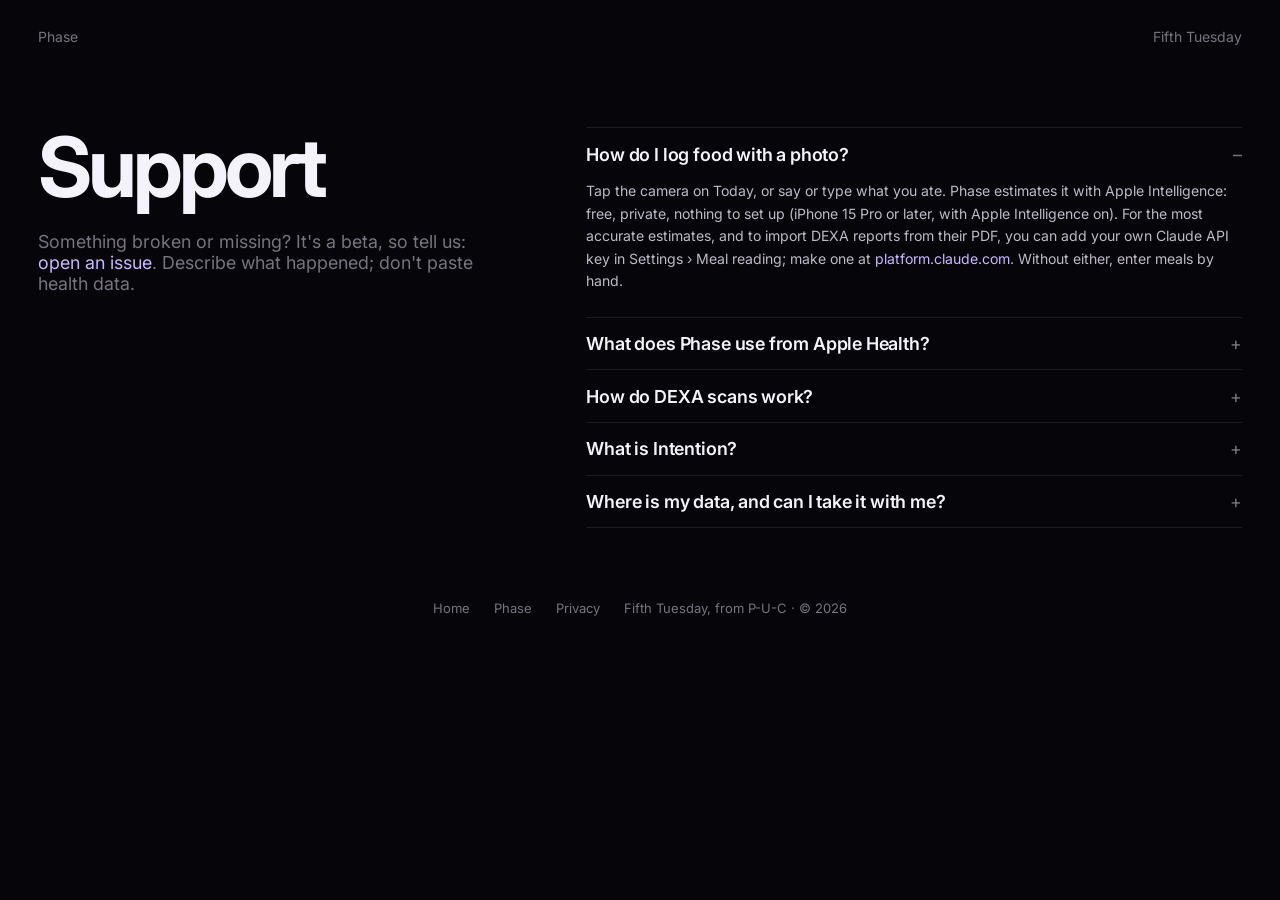
<file: support/index.html>
<!doctype html>
<html lang="en">
<head>
<meta charset="utf-8">
<meta name="viewport" content="width=device-width, initial-scale=1, viewport-fit=cover">
<title>Support — Phase</title>
<meta name="theme-color" content="#06050A">
<link rel="icon" href="../favicon.png" type="image/png">
<link rel="apple-touch-icon" href="../icons/phase.png">
<link rel="preconnect" href="https://fonts.googleapis.com">
<link rel="preconnect" href="https://fonts.gstatic.com" crossorigin>
<link rel="stylesheet" href="https://fonts.googleapis.com/css2?family=Inter:wght@400;500;600;700&display=swap">
<link rel="stylesheet" href="../style.css?v=22">
</head>
<body>
<nav class="top"><a class="home" href="../phase/">Phase</a><a href="../">Fifth Tuesday</a></nav>
<main class="qa">
  <header>
  <h1>Support</h1>
  <p>Something broken or missing? It's a beta, so tell us: <a href="https://github.com/P-U-C/fifth-tuesday/issues">open an issue</a>. Describe what happened; don't paste health data.</p>
  </header>
  <div class="list">

  <details open><summary>How do I log food with a photo?</summary>
    <p>Tap the camera on Today, or say or type what you ate. Phase estimates it with Apple Intelligence: free, private, nothing to set up (iPhone 15 Pro or later, with Apple Intelligence on). For the most accurate estimates, and to import DEXA reports from their PDF, you can add your own Claude API key in Settings › Meal reading; make one at <a href="https://platform.claude.com/settings/keys">platform.claude.com</a>. Without either, enter meals by hand.</p></details>
  <details><summary>What does Phase use from Apple Health?</summary>
    <p>Burn, exercise, workouts, weight, body fat, lean mass, sleep, and food other apps logged. It writes the meals you log and the strength sessions you finish. Change what it may use in the Health app › your profile › Apps › Phase.</p></details>
  <details><summary>How do DEXA scans work?</summary>
    <p>Settings › Import a DEXA report reads the PDF right on your iPhone (or with Claude, if you've added a key), and you check every number before it's saved. Or add a scan by hand: the date and body fat are enough. Scans keep the body fat and muscle numbers honest.</p></details>
  <details><summary>What is Intention?</summary>
    <p>Settings › Intention: maintain, lose fat, gain muscle, or lose fat and gain muscle together. Phase checks the last seven days against it. When you drift, the screen's edge glows and Today shows where that road leads.</p></details>
  <details><summary>Where is my data, and can I take it with me?</summary>
    <p>Everything stays on your iPhone. Settings › Export your data gives you a JSON and a CSV of your days. Deleting Phase removes what it stored; what it wrote to Apple Health stays there until you delete it in Health. More in the <a href="../privacy/">privacy policy</a>.</p></details>
  </div>
</main>
<footer class="foot"><a href="../">Home</a><a href="../phase/">Phase</a><a href="../privacy/">Privacy</a><span>Fifth Tuesday, from P-U-C · © 2026</span></footer>
</body>
</html>
</file>
<file: brand.css>
/* The brand home: black and white, with red only where you'd mark a calendar by hand. Set in Inter, like the rest of the site. */
:root { --ink: #111111; --paper: #FFFFFF; --panel: #F2F2F2; --line: #E2E2E2; --soft: #3A3A3A; --muted: #6B6B6B;
        --dot: #D4D4D4; --red: #E4251B; --edge: clamp(20px, 2.8vw, 40px); color-scheme: light; }
* { box-sizing: border-box; margin: 0; padding: 0; }
html { background: var(--paper); color: var(--ink); }
body { font-family: Inter, -apple-system, BlinkMacSystemFont, "Helvetica Neue", Arial, sans-serif; -webkit-font-smoothing: antialiased; }
a { color: inherit; }
a:hover { opacity: .8; }
/* Headlines: Inter, bold and tight, as on the first Fifth Tuesday page. */
h1, h2, h3 { font-weight: 700; letter-spacing: -.05em; text-wrap: balance; }
p { text-wrap: pretty; }
:focus-visible { outline: 2px solid var(--red); outline-offset: 3px; }

/* Top */
.bar { display: flex; justify-content: space-between; align-items: center; gap: 16px 24px; flex-wrap: wrap; padding: 22px var(--edge); }
.logo { display: inline-flex; align-items: center; gap: 12px; min-height: 44px; font-size: 18px; font-weight: 700; text-decoration: none; }
.logo svg { height: 26px; width: auto; display: block; flex: none; }
.bar ul { display: flex; gap: clamp(20px, 2.2vw, 32px); list-style: none; font-size: 16px; font-weight: 500; }
.bar ul a { display: inline-flex; align-items: center; min-height: 44px; text-decoration: none; }

/* Hero */
.hero { display: flex; flex-wrap: wrap; gap: 48px 64px; align-items: center; padding: clamp(8px, 2vw, 32px) var(--edge) clamp(72px, 8vw, 112px); }
.hero .text { flex: 1 1 560px; min-width: 0; }
.hero h1 { font-size: clamp(54px, 8.2vw, 124px); line-height: .95; }
/* The black block sits on its own line, kept clear of the descenders in the line above. */
.hero h1 span { display: inline-block; margin-top: .1em; padding: 0 .12em .06em; line-height: .92; border-radius: .12em; background: var(--ink); color: var(--paper); }
.hero p { margin-top: clamp(20px, 2.4vw, 32px); max-width: 26em; font-size: clamp(18px, 1.6vw, 22px); line-height: 1.45; color: var(--soft); }
.hero .month-art { flex: 1 1 440px; min-width: 0; max-width: 580px; height: auto; display: block; }
.actions { display: flex; flex-wrap: wrap; gap: 16px 24px; align-items: center; margin-top: clamp(28px, 3vw, 36px); }
.pill { display: inline-flex; align-items: center; gap: 14px; min-height: 56px; padding: 0 10px 0 28px; border-radius: 999px;
        background: var(--ink); color: var(--paper); font-size: 17px; font-weight: 700; text-decoration: none; }
.pill i { width: 38px; height: 38px; border-radius: 50%; background: var(--paper); color: var(--ink); display: inline-flex; align-items: center; justify-content: center; }
.pill svg { width: 18px; height: 18px; }
.quiet { display: inline-flex; align-items: center; min-height: 44px; font-size: 17px; font-weight: 600; text-underline-offset: 5px; }

/* Every day is a vote */
.vote { padding: clamp(64px, 8vw, 112px) var(--edge) clamp(72px, 8vw, 120px); border-top: 1px solid var(--line); }
.vote .row { display: flex; flex-wrap: wrap; gap: 40px 72px; align-items: center; }
.vote .intro { flex: 1 1 420px; min-width: 0; }
.vote h2 { font-size: clamp(48px, 6vw, 92px); line-height: .95; }
.vote .intro p { margin-top: 24px; max-width: 26em; font-size: clamp(17px, 1.5vw, 20px); line-height: 1.5; }
.presets { display: flex; flex-wrap: wrap; gap: 10px; margin-top: 28px; }
.presets button { min-height: 44px; padding: 0 20px; border-radius: 999px; border: 1.5px solid var(--ink); background: transparent; color: var(--ink);
                  font: inherit; font-size: 15px; font-weight: 600; cursor: pointer; }
.presets button[aria-pressed="true"] { background: var(--ink); color: var(--paper); }
.count { margin-top: clamp(24px, 3vw, 36px); display: flex; align-items: baseline; gap: 12px; }
.count b { font-weight: 700; letter-spacing: -.05em; font-size: clamp(48px, 4.5vw, 64px); line-height: 1; }
.count span { font-size: 18px; color: var(--muted); }
.month { flex: 1.2 1 520px; min-width: 0; padding: 32px 28px 28px; border-radius: 32px; background: var(--panel); }
.month .head, .month .days { display: grid; grid-template-columns: repeat(7, minmax(0, 1fr)); }
.month .head { text-align: center; font-size: 14px; font-weight: 600; color: var(--muted); margin-bottom: 10px; }
.month .days { row-gap: 14px; }
.day { position: relative; height: 64px; display: flex; align-items: center; justify-content: center; }
.day .join { position: absolute; left: 50%; width: 100%; top: 8px; height: 48px; background: var(--ink); }
.day .ring { position: absolute; width: 68px; height: 62px; border: 3px solid var(--red); border-radius: 50%; transform: rotate(-12deg); pointer-events: none; z-index: 2; }
.day button { position: relative; z-index: 1; width: 48px; height: 48px; border-radius: 50%; border: 0; padding: 0; cursor: pointer; background: var(--dot); transition: background .2s ease; }
.day button[aria-pressed="true"] { background: var(--ink); }
.vote .line { margin-top: clamp(56px, 7vw, 104px); max-width: 17em; font-size: clamp(34px, 5vw, 76px); font-weight: 700; line-height: .98; letter-spacing: -.05em; text-wrap: balance; }

/* The fifth Tuesday */
.quote { display: flex; flex-wrap: wrap; gap: 24px; align-items: stretch; padding: 0 var(--edge) clamp(64px, 8vw, 112px); }
.quote img { flex: 1 1 520px; min-width: 0; height: clamp(280px, 36vw, 520px); object-fit: cover; object-position: 50% 65%; display: block; border-radius: clamp(24px, 2.2vw, 32px); }
.quote blockquote { flex: 1 1 520px; min-width: 0; padding: clamp(28px, 3.6vw, 52px); border-radius: clamp(24px, 2.2vw, 32px); background: var(--panel);
                    display: flex; flex-direction: column; justify-content: center; }
.quote blockquote p { font-size: clamp(25px, 2.6vw, 38px); font-weight: 600; line-height: 1.2; letter-spacing: -.025em; }
.quote blockquote footer { margin-top: 24px; font-size: clamp(16px, 1.3vw, 19px); font-weight: 700; }

/* Close */
.close { padding: clamp(56px, 6vw, 96px) var(--edge) clamp(88px, 9vw, 128px); border-top: 1px solid var(--line); }
.close h2 { font-size: clamp(58px, 9.4vw, 148px); line-height: .95; }
.close p { margin-top: 20px; max-width: 24em; font-size: clamp(24px, 2.8vw, 40px); font-weight: 600; line-height: 1.15; letter-spacing: -.025em; color: var(--muted); }
.close .actions { margin-top: clamp(32px, 4vw, 48px); }

/* Footer */
.site { background: var(--ink); color: var(--paper); padding: clamp(48px, 5vw, 64px) var(--edge) 40px; }
.site .cols { display: flex; flex-wrap: wrap; gap: 32px clamp(48px, 7vw, 96px); font-size: 15px; }
.site .cols div { display: flex; flex-direction: column; gap: 4px; }
.site .cols span { color: #A8A8A8; margin-bottom: 4px; }
.site .cols a, .site .cols em { display: inline-flex; align-items: center; min-height: 32px; text-decoration: none; font-style: normal; }
.site .cols em { color: #8A8A8A; }
.site .base { margin-top: clamp(40px, 5vw, 64px); padding-top: 24px; border-top: 1px solid #3A3A3A; display: flex; flex-wrap: wrap;
              justify-content: space-between; align-items: center; gap: 16px; font-size: 14px; color: #A8A8A8; }
.site .base .logo { color: var(--paper); font-size: 15px; gap: 10px; }
.site .base .logo svg { height: 20px; }

@media (max-width: 600px) {
  .bar { flex-wrap: nowrap; }
  .bar ul { font-size: 15px; gap: 18px; }
  .bar li.wide { display: none; }
  .hero .actions .pill { width: 100%; justify-content: space-between; }
  .month { padding: 18px 10px 14px; border-radius: 24px; }
  .month .head { font-size: 12px; margin-bottom: 6px; }
  .month .days { row-gap: 8px; }
  .day { height: 46px; }
  .day .join { top: 4px; height: 38px; }
  .day button { width: 38px; height: 38px; }
  .day .ring { width: 50px; height: 46px; border-width: 2.5px; }
}
@media (prefers-reduced-motion: reduce) { .day button { transition: none; } }
</file>
<file: style.css>
/* One screen. The line, the days, the three apps. */
:root { --pick: #C9B8FF; --shift: 0deg; --ground: #06050A; --ink: #F4F2FA; --grey: #77737F; --off: #1C1A24; --lilac: #C9B8FF; color-scheme: dark; }
* { box-sizing: border-box; margin: 0; padding: 0; }
html, body { background: var(--ground); color: var(--ink); }
body { font-family: Inter, -apple-system, BlinkMacSystemFont, "Helvetica Neue", Arial, sans-serif; -webkit-font-smoothing: antialiased; }
a { color: inherit; text-decoration: none; }

.poster { height: 100svh; min-height: 520px; display: grid; grid-template-rows: auto 1fr auto; padding: clamp(24px, 5vw, 56px); gap: clamp(14px, 2.4vh, 32px); }
.poster .mark { font-size: max(13px, min(1.1vw, 1.8vh)); font-weight: 600; letter-spacing: .02em; color: var(--grey); margin-bottom: .9em; }
.poster h1 { font-weight: 700; font-size: max(40px, min(10vw, 15vh)); line-height: .9; letter-spacing: -.055em; }
/* The canvas sits out of flow, so its pixel size (2× on Retina) can never stretch the page. */
.poster .field { position: relative; min-height: 0; container-type: size; }
.poster canvas { position: absolute; inset: 0; width: 100%; height: 100%; display: block; }
/* The apps: they take over the field once the days have gathered into them. A third each, the icon centred and
   as big as the field allows. */
.apps { position: absolute; inset: 0; display: grid; grid-template-columns: repeat(3, 1fr); align-items: center; }
.app { font-size: clamp(14px, min(1.7vw, 2.6svh), 26px); display: flex; flex-direction: column; align-items: center; justify-content: center; padding: 0 12%; text-align: center;
       opacity: 0; transform: scale(.92); transition: opacity .9s ease, transform 1.1s cubic-bezier(.2,.7,.2,1); }
.app img { width: min(100%, 100cqh - 6.6em); aspect-ratio: 1; border-radius: 22.5%; display: block;
           box-shadow: 0 0 0 1px rgba(255,255,255,.08), 0 30px 90px -30px rgba(201,184,255,.4); }
.app span { display: block; margin-top: .7em; font-weight: 700; font-size: 2.1em; line-height: 1.1; letter-spacing: -.03em; }
.app small { display: block; white-space: nowrap; margin-top: .35em; font-size: clamp(12px, 1.45vw, 30px); color: var(--grey); }
.app small i, .app small b { font-style: normal; font-weight: inherit; }
@media (max-width: 600px) { .app small i { display: none; } .app small b { display: block; } }
.apps.in .app { opacity: 1; transform: none; }
/* Not out yet: lighter. */
.apps.in .app.later { opacity: .38; }
.apps.in .app:nth-child(2) { transition-delay: .25s; }
.apps.in .app:nth-child(3) { transition-delay: .5s; }
@media (prefers-reduced-motion: reduce) { .app { transition: none; } }
.links { display: flex; justify-content: center; gap: 24px; font-size: 13px; color: var(--grey); }
.links a:hover { color: var(--ink); }

/* Privacy and support */
.doc { max-width: 760px; margin: 0 auto; padding: 32px clamp(20px, 3vw, 44px) 80px; line-height: 1.6; font-size: 17px; color: #CFCCD6; }
.doc .back img { width: 40px; height: 40px; border-radius: 9px; display: block; box-shadow: 0 0 0 1px rgba(255,255,255,.08); }
.doc h1 { color: var(--ink); font-size: clamp(40px, 9vw, 64px); letter-spacing: -.045em; line-height: 1; margin-top: 48px; }
.doc .date { color: var(--grey); margin-top: 10px; font-size: 15px; }
.doc h2 { color: var(--ink); font-size: 19px; letter-spacing: -.01em; margin-top: 40px; }
.doc p, .doc li { margin-top: 10px; }
.doc ul { padding-left: 18px; }
.doc li::marker { color: var(--lilac); }
.doc strong { color: var(--ink); font-weight: 600; }
.doc a { color: var(--lilac); }
.doc footer { margin-top: 64px; display: flex; gap: 22px; font-size: 14px; color: var(--grey); }
.doc footer a { color: var(--grey); }

/* ———— Inner pages: Phase, support, privacy ———— */
.top { display: flex; align-items: center; justify-content: space-between; margin: 0 auto; padding: clamp(20px, 2.2vw, 80px) clamp(20px, 3vw, 120px); font-size: clamp(14px, 1vw, 36px); color: var(--grey); }
.top a:hover { color: var(--ink); }
.top .home { display: inline-flex; align-items: center; gap: 10px; }
.wrap { margin: 0 auto; padding: 0 clamp(20px, 3vw, 120px); }

.lead { display: grid; justify-items: center; text-align: center; padding-block: clamp(24px, 6vh, 72px) clamp(40px, 8vh, 88px); }
.lead .lead-icon { width: clamp(96px, 12vw, 148px); aspect-ratio: 1; border-radius: 22.5%; overflow: hidden; box-shadow: 0 0 0 1px rgba(255,255,255,.08), 0 30px 90px -30px rgba(201,184,255,.45); }
.lead h1 { font-size: clamp(56px, 10vw, 128px); font-weight: 700; letter-spacing: -.055em; line-height: .95; margin-top: .3em; }
.lead p { font-size: clamp(18px, 2vw, 24px); color: var(--grey); margin-top: .7em; letter-spacing: -.01em; }
.store { display: inline-flex; align-items: center; gap: 10px; margin-top: 32px; padding: 13px 22px 13px 18px; border-radius: 14px;
         background: var(--ink); color: var(--ground); font-weight: 600; font-size: 16px; letter-spacing: -.01em; }
.store small { display: block; font-size: 11px; font-weight: 500; opacity: .6; letter-spacing: 0; }
.store svg { width: 22px; height: 22px; }
.soon { display: block; margin-top: 10px; font-size: 13px; color: var(--grey); }

.shots { display: grid; grid-auto-flow: column; grid-auto-columns: minmax(180px, 1fr); margin: 0 auto; gap: clamp(12px, 2vw, 24px);
         overflow-x: auto; scroll-snap-type: x mandatory; padding-bottom: 8px; scrollbar-width: none; }
.shots::-webkit-scrollbar { display: none; }
.shots .tint { width: 100%; overflow: hidden; border-radius: 22px; scroll-snap-align: center; box-shadow: 0 0 0 1px rgba(255,255,255,.07); background: #000; }

.points { display: grid; grid-template-columns: repeat(auto-fit, minmax(220px, 1fr)); gap: clamp(28px, 4vw, 48px); padding-block: clamp(64px, 10vh, 120px); }
.points h2 { font-size: clamp(20px, 1.8vw, 24px); letter-spacing: -.02em; }
.points p { color: var(--grey); margin-top: 8px; font-size: clamp(16px, 1.3vw, 18px); line-height: 1.5; }

.intent { display: grid; grid-template-columns: 1fr minmax(200px, 290px); gap: clamp(32px, 6vw, 96px); align-items: center;
          border-top: 1px solid #1C1A24; padding-block: clamp(64px, 10vh, 120px); }
.intent h2 { font-size: clamp(40px, 6vw, 80px); letter-spacing: -.05em; line-height: .95; }
.intent .goals { display: flex; flex-wrap: wrap; gap: 10px; margin-top: 28px; }
.intent .goals span { padding: 8px 14px; border-radius: 999px; border: 1px solid #2A2733; font-size: 15px; }
.intent p { color: var(--grey); margin-top: 24px; font-size: clamp(17px, 1.4vw, 20px); line-height: 1.5; max-width: 30em; }
.intent .tint { width: 100%; overflow: hidden; border-radius: 22px; box-shadow: 0 0 0 1px rgba(255,255,255,.07); }
@media (max-width: 720px) { .intent { grid-template-columns: 1fr; } .intent .tint { max-width: 300px; justify-self: center; } }

.help { border-top: 1px solid #1C1A24; padding-block: clamp(48px, 8vh, 96px); text-align: center; color: var(--grey); font-size: 17px; }
.help a { color: var(--ink); border-bottom: 1px solid #3A3644; }
.foot { display: flex; justify-content: center; gap: 24px; padding: 0 24px 48px; font-size: 13px; color: var(--grey); }
.foot a:hover { color: var(--ink); }

/* Support: questions that open. */
.qa { margin: 0 auto; padding: 0 clamp(20px, 3vw, 120px) clamp(48px, 8vh, 96px); }
.qa h1 { font-size: clamp(48px, 8vw, 96px); font-weight: 700; letter-spacing: -.05em; line-height: .95; padding: clamp(24px, 6vh, 64px) 0 .3em; }
.qa header p { color: var(--grey); font-size: clamp(17px, 1.6vw, 20px); margin-bottom: 40px; }
.qa details { border-top: 1px solid #1C1A24; }
.qa details:last-of-type { border-bottom: 1px solid #1C1A24; }
.qa summary { list-style: none; cursor: pointer; padding: 22px 0; font-size: clamp(17px, 1.5vw, 20px); font-weight: 600; letter-spacing: -.01em; display: flex; justify-content: space-between; gap: 16px; }
.qa summary::-webkit-details-marker { display: none; }
.qa summary::after { content: "+"; color: var(--grey); font-weight: 400; }
.qa details[open] summary::after { content: "–"; }
.qa details p { color: #BDB9C6; padding: 0 0 24px; line-height: 1.6; font-size: 16px; }
.qa a { color: var(--lilac); }

/* Phase page on a wide screen: words left, the app's screens fanned right; the strip below is for small screens. */
.lead-text { display: grid; justify-items: center; }
.fan { display: none; }
@media (min-width: 760px) {
  .lead { grid-template-columns: 1fr 1.1fr; align-items: center; justify-items: stretch; text-align: left; min-height: calc(100svh - 120px);
          gap: 4vw; }
  .lead-text { justify-items: start; }
  .fan { display: block; position: relative; height: min(76svh, 760px); }
  .fan .tint { position: absolute; top: 50%; left: 50%; height: 88%; aspect-ratio: 1320 / 2868; border-radius: 28px; overflow: hidden; box-shadow: 0 0 0 1px rgba(255,255,255,.08), 0 40px 120px -40px rgba(0,0,0,.9); }
  .fan .tint:nth-child(1) { transform: translate(-108%, -50%) rotate(-6deg) scale(.9); opacity: .75; }
  .fan .tint:nth-child(3) { transform: translate(8%, -50%) rotate(6deg) scale(.9); opacity: .75; }
  .fan .tint:nth-child(2) { transform: translate(-50%, -52%); z-index: 1; }
  .only-small { display: none; }
  /* Everything scales with the window, so a big or zoomed-out screen is filled, not a small island in the middle. */
  .lead .lead-icon { width: 8.5vw; }
  .lead h1 { font-size: 9vw; }
  .lead p { font-size: 1.7vw; }
  .store { font-size: 1.15vw; padding: .8em 1.4em .8em 1.1em; border-radius: .9em; margin-top: 2vw; }
  .store small { font-size: .7em; }
  .soon { font-size: .9vw; }
  .fan { height: 74svh; }
  .points h2 { font-size: 1.7vw; }
  .points p { font-size: 1.15vw; }
  .intent { grid-template-columns: 1fr 22vw; }
  .intent h2 { font-size: 5.5vw; }
  .intent .goals span { font-size: 1.05vw; }
  .intent p { font-size: 1.4vw; }
  .help { font-size: 1.2vw; }
  .foot { font-size: max(13px, .9vw); }
  .qa h1 { font-size: 6.5vw; }
  .qa header p { font-size: 1.4vw; }
  .qa summary { font-size: 1.4vw; }
  .qa details p { font-size: 1.1vw; }
  .qa summary { padding: 1.2vw 0; }

  /* Support: heading left, questions right. */
  .qa { display: grid; grid-template-columns: 1fr 1.4fr; gap: 80px; align-items: start; }
  .qa header { position: sticky; top: 40px; }
  .qa .list { padding-top: clamp(24px, 6vh, 64px); }
}

/* Your colour: the app's screens and icon turn to the picked shade; the page's accent follows. */
.tint { position: relative; display: block; }
.tint img { display: block; width: 100%; height: 100%; border-radius: inherit; box-shadow: none !important; }
/* The picked colour, laid only over the app's lilac (each image's mask) with the colour blend: same brightness, new hue. */
.tint i { position: absolute; inset: 0; border-radius: inherit; background: var(--tint, #C9B8FF);
               -webkit-mask-size: 100% 100%; mask-size: 100% 100%; -webkit-mask-repeat: no-repeat; mask-repeat: no-repeat;
               opacity: var(--on, 0); transition: opacity .4s ease, background .4s ease; pointer-events: none; }
.colour { display: grid; grid-template-columns: minmax(220px, 30vw) 1fr; gap: 6vw; align-items: center; border-top: 1px solid #1C1A24;
          padding-block: clamp(64px, 10vh, 120px); }
.colour h2 { font-size: clamp(40px, 5.5vw, 200px); letter-spacing: -.05em; line-height: .95; }
.colour h2 em { font-style: normal; color: var(--pick); transition: color .5s ease; }
.colour p { color: var(--grey); margin-top: 1.2em; font-size: clamp(17px, 1.4vw, 48px); line-height: 1.5; max-width: 30em; }
.reset { margin-top: 1.6em; background: none; border: 1px solid #2A2733; color: var(--ink); font: inherit; font-size: clamp(14px, 1vw, 32px);
         padding: .6em 1.1em; border-radius: 999px; cursor: pointer; }
.reset:hover { border-color: var(--pick); }
.wheel { position: relative; aspect-ratio: 1; width: 100%; }
.wheel::after { content: ""; position: absolute; inset: 30%; border-radius: 50%; background: var(--pick); opacity: .9; transition: background .5s ease;
                box-shadow: 0 0 120px 10px color-mix(in srgb, var(--pick) 35%, transparent); }
.wheel button { position: absolute; width: 6.5%; aspect-ratio: 1; transform: translate(-50%, -50%); border-radius: 50%; border: 0; padding: 0; cursor: pointer;
                background: hsl(var(--h) 100% 84%); transition: transform .2s ease; }
.wheel button:hover { transform: translate(-50%, -50%) scale(1.35); }
.wheel button[aria-checked="true"] { transform: translate(-50%, -50%) scale(1.6); box-shadow: 0 0 0 2px var(--ground), 0 0 0 3.5px var(--ink); }
.intent .goals span { border-color: color-mix(in srgb, var(--pick) 40%, #2A2733); }
.help a { border-bottom-color: var(--pick); }
@media (max-width: 759px) { .colour { grid-template-columns: 1fr; } .wheel { max-width: 300px; justify-self: center; } }

/* ———— Products: Phase, first ———— */
.seventy { display: flex; flex-wrap: wrap; gap: clamp(40px, 5vw, 80px); align-items: center; max-width: 1600px;
           padding-block: clamp(72px, 12vh, 140px); border-top: 1px solid var(--off); }
.seventy-text { flex: 1.3 1 520px; min-width: 0; }
.seventy .kicker { display: inline-flex; align-items: center; gap: 12px; min-height: 44px; font-size: 15px; color: var(--grey); }
.seventy .kicker i { font-style: normal; }
.seventy .kicker img { width: 36px; height: 36px; border-radius: 22.5%; box-shadow: 0 0 0 1px rgba(255,255,255,.08); }
.seventy h2, .seventy h3 { font-weight: 700; letter-spacing: -.05em; text-wrap: balance; }
.seventy h2 { margin-top: 20px; max-width: 13em; font-size: clamp(42px, 5.4vw, 88px); line-height: .95; }
.seventy-text > p { margin-top: 28px; font-size: clamp(17px, 1.5vw, 20px); color: var(--grey); }
.habits { list-style: none; margin-top: 18px; display: grid; gap: 14px; font-size: clamp(19px, 1.8vw, 24px); line-height: 1.35; }
.habits li { display: flex; gap: 16px; align-items: baseline; }
.habits li::before { content: ""; flex: none; width: .55em; height: .55em; border-radius: 50%; background: var(--pick); transition: background .5s ease; }
.seventy-app { flex: 1 1 520px; min-width: 0; display: grid; grid-template-columns: auto minmax(0, 320px); grid-template-rows: auto 1fr;
               grid-template-areas: "phone side" "phone more"; column-gap: clamp(24px, 3vw, 44px); align-items: start; }
.seventy .phone { grid-area: phone; }
.seventy-side { grid-area: side; }
.seventy-more { grid-area: more; }
.seventy .phone { flex: none; width: clamp(160px, 16vw, 230px); overflow: hidden; border: 9px solid #000; border-radius: 38px;
                  box-shadow: 0 0 0 1px rgba(255,255,255,.08), 0 40px 120px -40px rgba(0,0,0,.9); }
.seventy .wheel { width: min(100%, 240px); }
.seventy h3 { margin-top: 28px; font-size: clamp(28px, 2.4vw, 36px); line-height: 1.05; letter-spacing: -.035em; }
.seventy-side p { margin-top: 10px; color: var(--grey); font-size: 16px; line-height: 1.5; }
.seventy-more p { margin-top: 24px; color: #CFCCD6; font-size: 17px; line-height: 1.5; }
.see { display: inline-flex; align-items: center; min-height: 52px; margin-top: 22px; padding: 0 26px; border-radius: 999px;
       background: var(--ink); color: var(--ground); font-weight: 700; font-size: 16px; }
.see:hover { background: var(--pick); }
.links.page-end { padding: 0 20px 40px; flex-wrap: wrap; }
@media (max-width: 600px) {
  .seventy-app { grid-template-columns: auto minmax(0, 1fr); grid-template-areas: "phone side" "more more"; column-gap: 18px; }
  .seventy h3 { margin-top: 18px; }
  .seventy-more p { margin-top: 28px; }
  .seventy .phone { width: 150px; border-width: 7px; border-radius: 28px; }
}
.top-links { display: flex; gap: clamp(18px, 2vw, 32px); }
</file>
